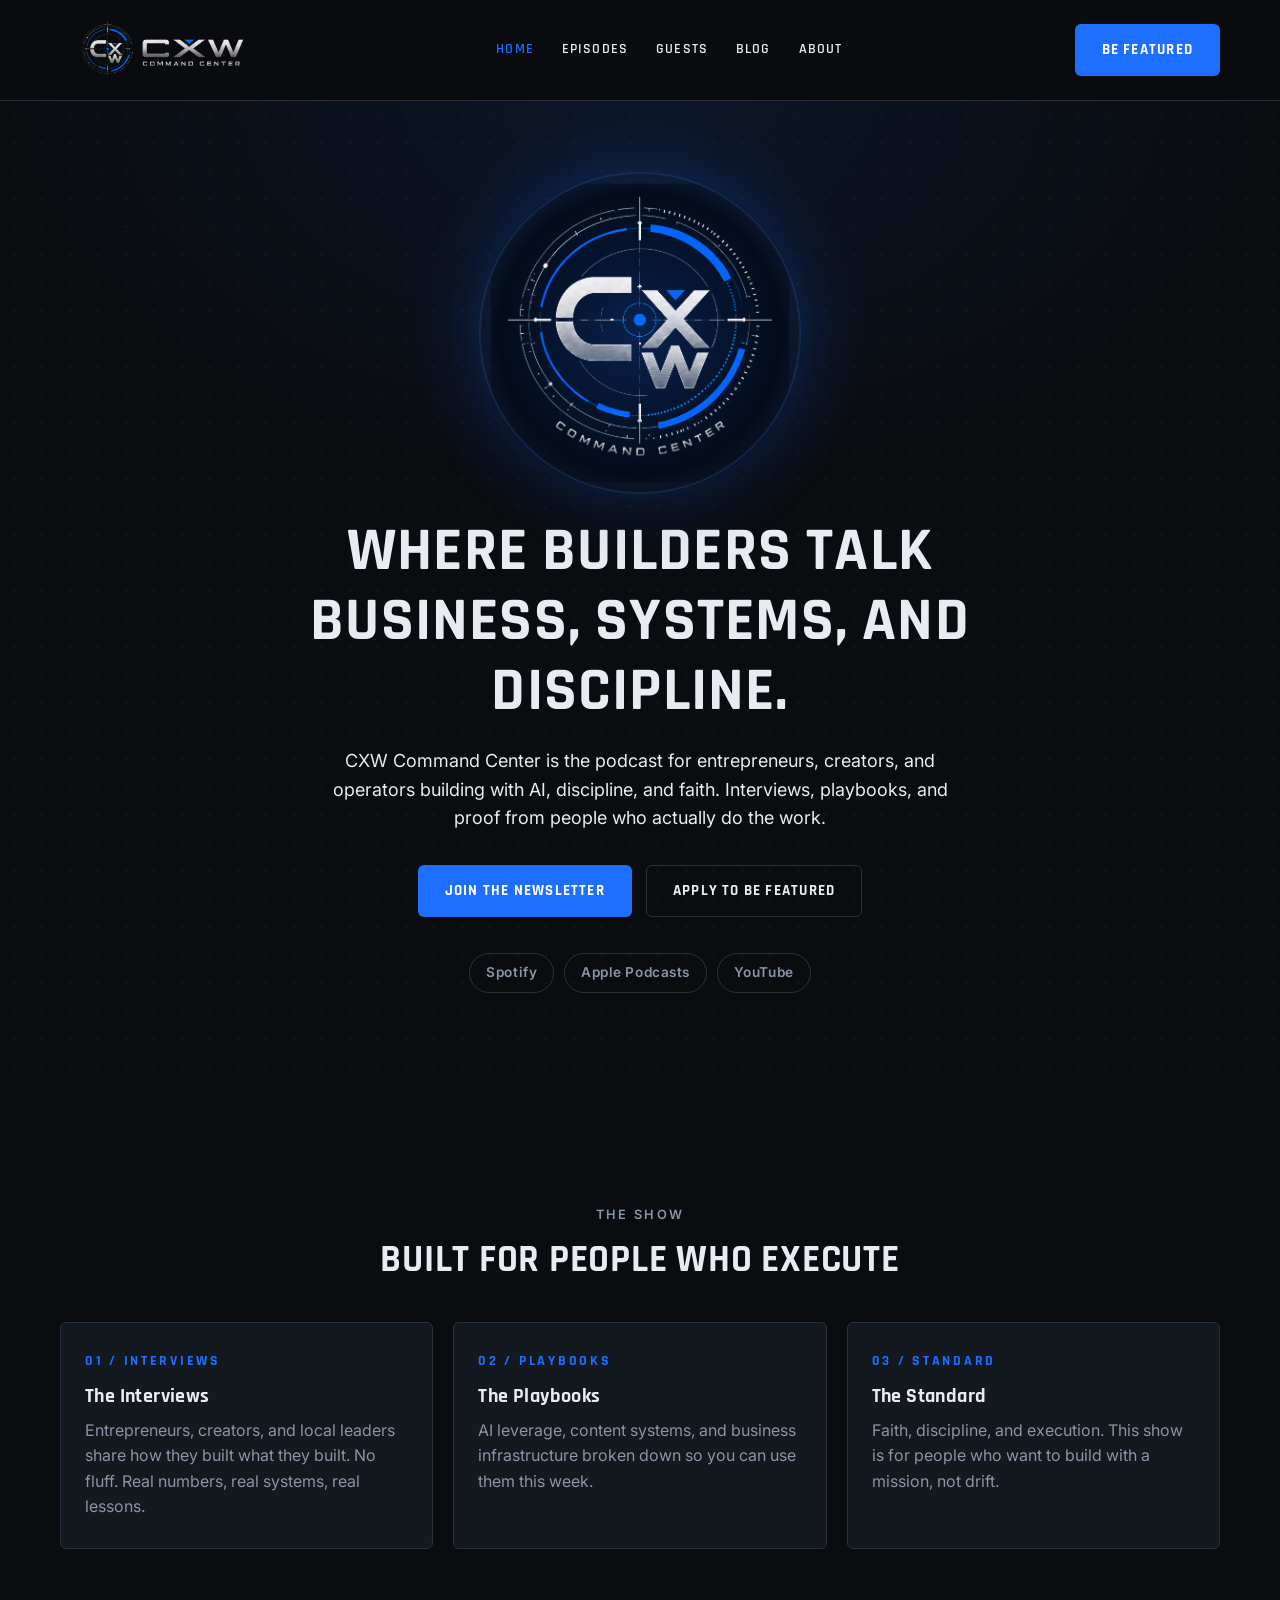
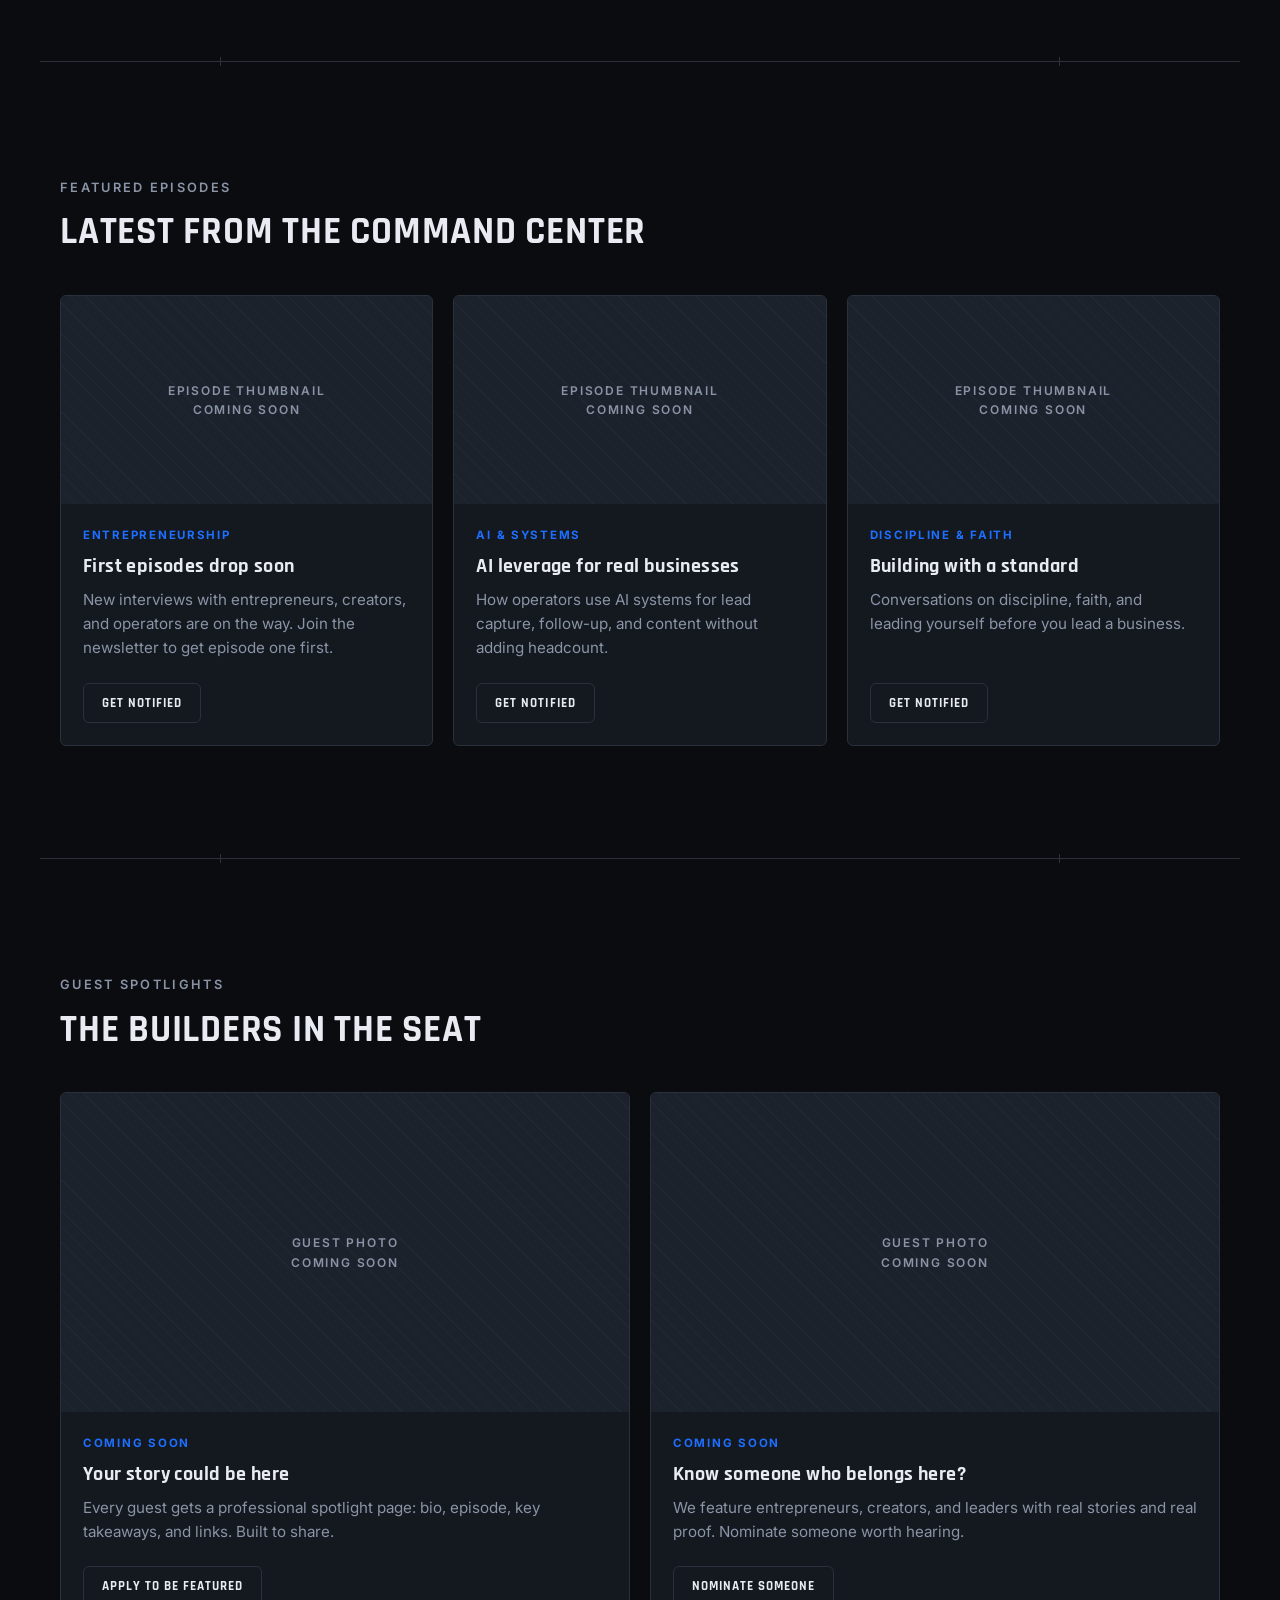
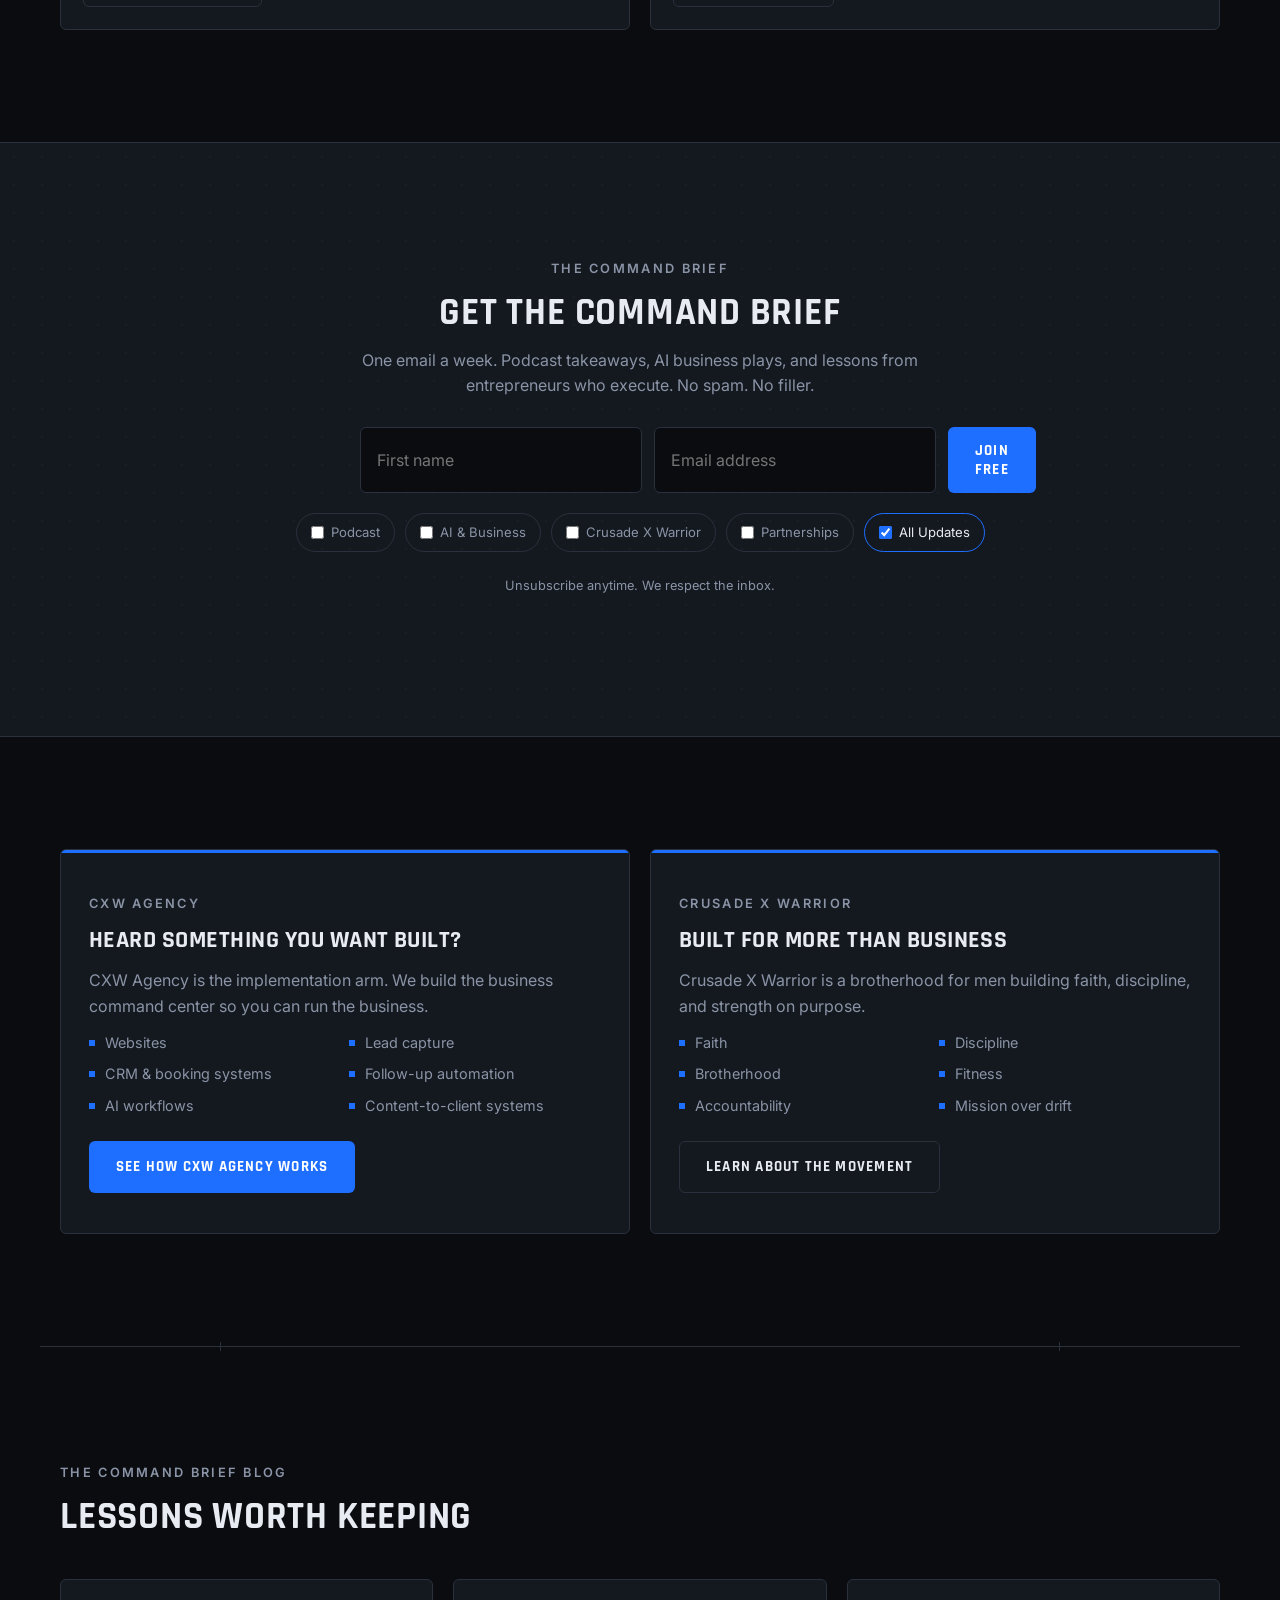
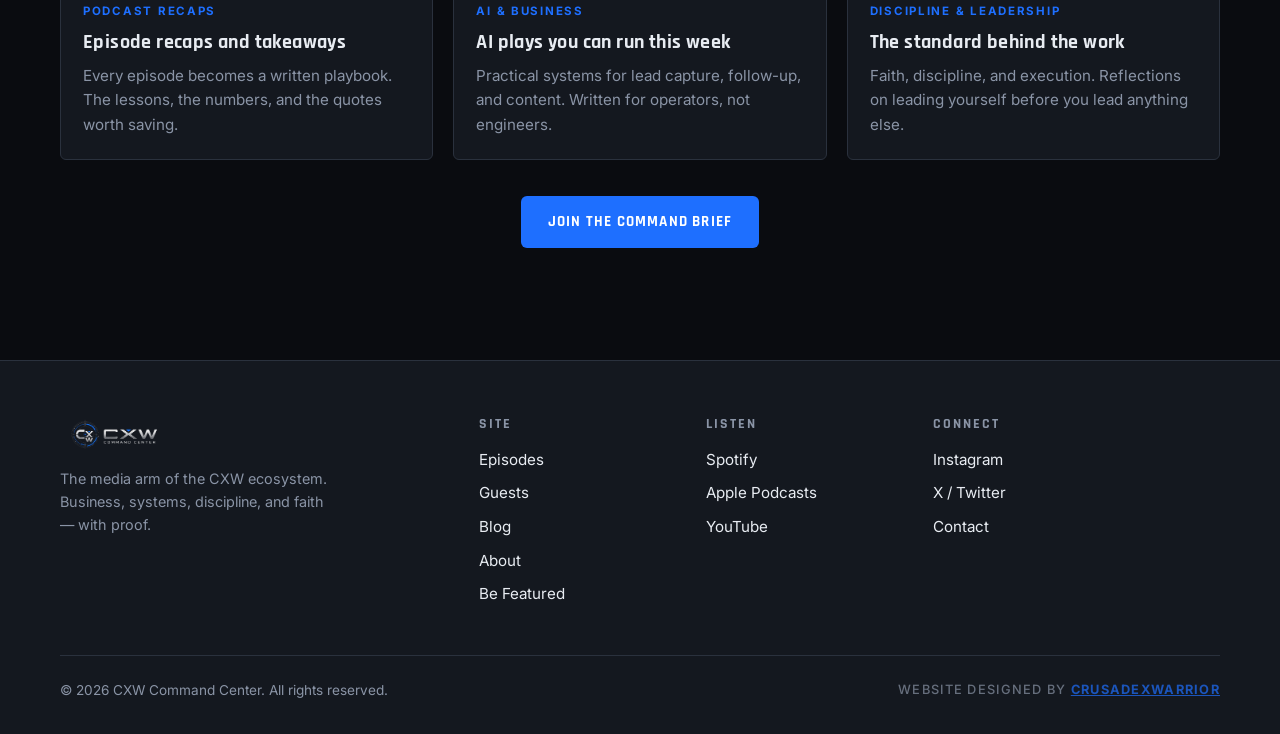
<file: index.html>
<!DOCTYPE html>
<html lang="en">
<head>
  <meta charset="UTF-8">
  <meta name="viewport" content="width=device-width, initial-scale=1.0">
  <title>CXW Command Center — The Podcast for Entrepreneurs Who Execute</title>
  <meta name="description" content="Interviews and playbooks on entrepreneurship, AI systems, discipline, and faith-driven leadership. Join the Command Brief newsletter.">
  <meta property="og:title" content="CXW Command Center — The Podcast for Entrepreneurs Who Execute">
  <meta property="og:description" content="Interviews and playbooks on entrepreneurship, AI systems, discipline, and faith-driven leadership.">
  <meta property="og:type" content="website">
  <meta property="og:image" content="assets/logo.png">
  <link rel="icon" type="image/png" href="assets/logo-mark.png">
  <link rel="preconnect" href="https://fonts.googleapis.com">
  <link rel="preconnect" href="https://fonts.gstatic.com" crossorigin>
  <link href="https://fonts.googleapis.com/css2?family=Rajdhani:wght@600;700&family=Inter:wght@400;600;700&display=swap" rel="stylesheet">
  <link rel="stylesheet" href="css/variables.css">
  <link rel="stylesheet" href="css/base.css">
  <link rel="stylesheet" href="css/layout.css">
  <link rel="stylesheet" href="css/components.css">
</head>
<body>

  <!-- HEADER -->
  <header class="header">
    <div class="container header__inner">
      <a href="#" class="header__logo" aria-label="CXW Command Center home">
        <img src="assets/logo.png" alt="CXW Command Center logo">
      </a>
      <nav class="nav" aria-label="Main">
        <a href="index.html" aria-current="page">Home</a>
        <a href="episodes.html">Episodes</a>
        <a href="guest-spotlight.html">Guests</a>
        <a href="blog.html">Blog</a>
        <a href="about.html">About</a>
      </nav>
      <div style="display:flex; gap:10px; align-items:center;">
        <a href="be-featured.html" class="btn btn--primary header__cta">Be Featured</a>
        <button class="nav-toggle" aria-label="Menu" aria-expanded="false" aria-controls="mobileNav">
          <span></span><span></span><span></span>
        </button>
      </div>
    </div>
    <nav class="mobile-nav" id="mobileNav" aria-label="Mobile">
      <a href="index.html" aria-current="page">Home</a>
      <a href="episodes.html">Episodes</a>
      <a href="guest-spotlight.html">Guests</a>
      <a href="blog.html">Blog</a>
      <a href="about.html">About</a>
      <a href="be-featured.html">Be Featured</a>
      <a href="#newsletter">Join the Newsletter</a>
    </nav>
  </header>

  <main>

    <!-- 1. HERO -->
    <section class="hero">
      <div class="container">
        <div class="hero__mark">
          <img src="assets/logo-mark.png" alt="CXW Command Center emblem">
        </div>
        <h1>Where Builders Talk Business, Systems, and Discipline.</h1>
        <p class="lead">CXW Command Center is the podcast for entrepreneurs, creators, and operators building with AI, discipline, and faith. Interviews, playbooks, and proof from people who actually do the work.</p>
        <div class="hero__ctas">
          <a href="#newsletter" class="btn btn--primary">Join the Newsletter</a>
          <a href="be-featured.html" class="btn btn--secondary">Apply to Be Featured</a>
        </div>
        <div class="hero__platforms">
          <!-- TODO: replace # with real platform URLs -->
          <a class="badge" href="#" target="_blank" rel="noopener noreferrer">Spotify</a>
          <a class="badge" href="#" target="_blank" rel="noopener noreferrer">Apple Podcasts</a>
          <a class="badge" href="#" target="_blank" rel="noopener noreferrer">YouTube</a>
        </div>
      </div>
    </section>

    <!-- 2. WHAT THIS IS -->
    <section class="section" id="about">
      <div class="container">
        <div class="section__head section__head--center reveal">
          <span class="eyebrow">The Show</span>
          <h2>Built for People Who Execute</h2>
        </div>
        <div class="grid-3">
          <div class="value reveal">
            <span class="value__num">01 / INTERVIEWS</span>
            <h3>The Interviews</h3>
            <p>Entrepreneurs, creators, and local leaders share how they built what they built. No fluff. Real numbers, real systems, real lessons.</p>
          </div>
          <div class="value reveal">
            <span class="value__num">02 / PLAYBOOKS</span>
            <h3>The Playbooks</h3>
            <p>AI leverage, content systems, and business infrastructure broken down so you can use them this week.</p>
          </div>
          <div class="value reveal">
            <span class="value__num">03 / STANDARD</span>
            <h3>The Standard</h3>
            <p>Faith, discipline, and execution. This show is for people who want to build with a mission, not drift.</p>
          </div>
        </div>
      </div>
    </section>

    <div class="divider"></div>

    <!-- 3. FEATURED EPISODES -->
    <section class="section" id="episodes">
      <div class="container">
        <div class="section__head reveal">
          <span class="eyebrow">Featured Episodes</span>
          <h2>Latest From the Command Center</h2>
        </div>
        <div class="grid-3">
          <!-- TODO: replace with real episodes -->
          <article class="card reveal">
            <div class="card__media"><div class="placeholder-media">Episode thumbnail<br>coming soon</div></div>
            <div class="card__body">
              <span class="card__tag">Entrepreneurship</span>
              <h3>First episodes drop soon</h3>
              <p>New interviews with entrepreneurs, creators, and operators are on the way. Join the newsletter to get episode one first.</p>
              <div class="card__actions">
                <a href="#newsletter" class="btn btn--secondary">Get Notified</a>
              </div>
            </div>
          </article>
          <article class="card reveal">
            <div class="card__media"><div class="placeholder-media">Episode thumbnail<br>coming soon</div></div>
            <div class="card__body">
              <span class="card__tag">AI &amp; Systems</span>
              <h3>AI leverage for real businesses</h3>
              <p>How operators use AI systems for lead capture, follow-up, and content without adding headcount.</p>
              <div class="card__actions">
                <a href="#newsletter" class="btn btn--secondary">Get Notified</a>
              </div>
            </div>
          </article>
          <article class="card reveal">
            <div class="card__media"><div class="placeholder-media">Episode thumbnail<br>coming soon</div></div>
            <div class="card__body">
              <span class="card__tag">Discipline &amp; Faith</span>
              <h3>Building with a standard</h3>
              <p>Conversations on discipline, faith, and leading yourself before you lead a business.</p>
              <div class="card__actions">
                <a href="#newsletter" class="btn btn--secondary">Get Notified</a>
              </div>
            </div>
          </article>
        </div>
      </div>
    </section>

    <div class="divider"></div>

    <!-- 4. GUEST SPOTLIGHTS -->
    <section class="section" id="guests">
      <div class="container">
        <div class="section__head reveal">
          <span class="eyebrow">Guest Spotlights</span>
          <h2>The Builders in the Seat</h2>
        </div>
        <div class="grid-2">
          <!-- TODO: replace with real guests -->
          <article class="card reveal">
            <div class="card__media"><div class="placeholder-media">Guest photo<br>coming soon</div></div>
            <div class="card__body">
              <span class="card__tag">Coming Soon</span>
              <h3>Your story could be here</h3>
              <p>Every guest gets a professional spotlight page: bio, episode, key takeaways, and links. Built to share.</p>
              <div class="card__actions">
                <a href="be-featured.html" class="btn btn--secondary">Apply to Be Featured</a>
              </div>
            </div>
          </article>
          <article class="card reveal">
            <div class="card__media"><div class="placeholder-media">Guest photo<br>coming soon</div></div>
            <div class="card__body">
              <span class="card__tag">Coming Soon</span>
              <h3>Know someone who belongs here?</h3>
              <p>We feature entrepreneurs, creators, and leaders with real stories and real proof. Nominate someone worth hearing.</p>
              <div class="card__actions">
                <a href="be-featured.html" class="btn btn--secondary">Nominate Someone</a>
              </div>
            </div>
          </article>
        </div>
      </div>
    </section>

    <!-- 5. NEWSLETTER -->
    <section class="newsletter section" id="newsletter">
      <div class="container">
        <span class="eyebrow">The Command Brief</span>
        <h2>Get the Command Brief</h2>
        <p>One email a week. Podcast takeaways, AI business plays, and lessons from entrepreneurs who execute. No spam. No filler.</p>
        <!-- GHL: set data-ghl-endpoint to your GoHighLevel form/webhook URL -->
        <form class="newsletter__form ghl-form" id="newsletterForm" data-ghl-endpoint="" data-msg="newsletterMsg" data-success="You are in. Welcome to the Command Brief." novalidate>
          <input type="text" name="first_name" placeholder="First name" required autocomplete="given-name">
          <input type="email" name="email" placeholder="Email address" required autocomplete="email">
          <button type="submit" class="btn btn--primary">Join Free</button>
        </form>
        <div class="newsletter__interests" aria-label="Interests">
          <label class="chip"><input type="checkbox" name="interest" value="podcast" form="newsletterForm"> Podcast</label>
          <label class="chip"><input type="checkbox" name="interest" value="ai-business" form="newsletterForm"> AI &amp; Business</label>
          <label class="chip"><input type="checkbox" name="interest" value="cxw" form="newsletterForm"> Crusade X Warrior</label>
          <label class="chip"><input type="checkbox" name="interest" value="partnerships" form="newsletterForm"> Partnerships</label>
          <label class="chip"><input type="checkbox" name="interest" value="all" form="newsletterForm" checked> All Updates</label>
        </div>
        <p class="form-note">Unsubscribe anytime. We respect the inbox.</p>
        <p class="form-msg" id="newsletterMsg" role="status"></p>
      </div>
    </section>

    <!-- 6 + 7. ECOSYSTEM -->
    <section class="section" id="featured">
      <div class="container">
        <div class="grid-2">
          <div class="eco-card reveal">
            <span class="eyebrow">CXW Agency</span>
            <h2>Heard Something You Want Built?</h2>
            <p>CXW Agency is the implementation arm. We build the business command center so you can run the business.</p>
            <ul>
              <li>Websites</li>
              <li>Lead capture</li>
              <li>CRM &amp; booking systems</li>
              <li>Follow-up automation</li>
              <li>AI workflows</li>
              <li>Content-to-client systems</li>
            </ul>
            <!-- TODO: point to agency site or inquiry form -->
            <a href="#newsletter" class="btn btn--primary">See How CXW Agency Works</a>
          </div>
          <div class="eco-card reveal">
            <span class="eyebrow">Crusade X Warrior</span>
            <h2>Built for More Than Business</h2>
            <p>Crusade X Warrior is a brotherhood for men building faith, discipline, and strength on purpose.</p>
            <ul>
              <li>Faith</li>
              <li>Discipline</li>
              <li>Brotherhood</li>
              <li>Fitness</li>
              <li>Accountability</li>
              <li>Mission over drift</li>
            </ul>
            <!-- TODO: point to movement page or interest form -->
            <a href="#newsletter" class="btn btn--secondary">Learn About the Movement</a>
          </div>
        </div>
      </div>
    </section>

    <div class="divider"></div>

    <!-- 8. FROM THE BLOG -->
    <section class="section" id="blog">
      <div class="container">
        <div class="section__head reveal">
          <span class="eyebrow">The Command Brief Blog</span>
          <h2>Lessons Worth Keeping</h2>
        </div>
        <div class="grid-3">
          <!-- TODO: replace with real posts -->
          <article class="card reveal">
            <div class="card__body">
              <span class="card__tag">Podcast Recaps</span>
              <h3>Episode recaps and takeaways</h3>
              <p>Every episode becomes a written playbook. The lessons, the numbers, and the quotes worth saving.</p>
            </div>
          </article>
          <article class="card reveal">
            <div class="card__body">
              <span class="card__tag">AI &amp; Business</span>
              <h3>AI plays you can run this week</h3>
              <p>Practical systems for lead capture, follow-up, and content. Written for operators, not engineers.</p>
            </div>
          </article>
          <article class="card reveal">
            <div class="card__body">
              <span class="card__tag">Discipline &amp; Leadership</span>
              <h3>The standard behind the work</h3>
              <p>Faith, discipline, and execution. Reflections on leading yourself before you lead anything else.</p>
            </div>
          </article>
        </div>
        <div class="section__actions section__actions--center">
          <a href="#newsletter" class="btn btn--primary">Join the Command Brief</a>
        </div>
      </div>
    </section>

  </main>

  <!-- FOOTER -->
  <footer class="footer">
    <div class="container">
      <div class="footer__grid">
        <div class="footer__logo">
          <img src="assets/logo.png" alt="CXW Command Center logo">
          <p style="font-size:0.9rem; max-width:280px;">The media arm of the CXW ecosystem. Business, systems, discipline, and faith — with proof.</p>
        </div>
        <div>
          <h4>Site</h4>
          <ul>
            <li><a href="#episodes">Episodes</a></li>
            <li><a href="#guests">Guests</a></li>
            <li><a href="#blog">Blog</a></li>
            <li><a href="#about">About</a></li>
            <li><a href="#featured">Be Featured</a></li>
          </ul>
        </div>
        <div>
          <h4>Listen</h4>
          <ul>
            <!-- TODO: real platform URLs -->
            <li><a href="#" target="_blank" rel="noopener noreferrer">Spotify</a></li>
            <li><a href="#" target="_blank" rel="noopener noreferrer">Apple Podcasts</a></li>
            <li><a href="#" target="_blank" rel="noopener noreferrer">YouTube</a></li>
          </ul>
        </div>
        <div>
          <h4>Connect</h4>
          <ul>
            <!-- TODO: real social + contact links -->
            <li><a href="#" target="_blank" rel="noopener noreferrer">Instagram</a></li>
            <li><a href="#" target="_blank" rel="noopener noreferrer">X / Twitter</a></li>
            <li><a href="mailto:crusadexwarrior@gmail.com">Contact</a></li>
          </ul>
        </div>
      </div>
      <div class="footer__bottom">
        <span>&copy; 2026 CXW Command Center. All rights reserved.</span>
        <p class="footer__credit">
          Website designed by <a href="https://crusadexwarrior.com" target="_blank" rel="noopener noreferrer" class="footer__credit-link">CrusadeXWarrior</a>
        </p>
      </div>
    </div>
  </footer>

  <script src="js/main.js"></script>
</body>
</html>
</file>
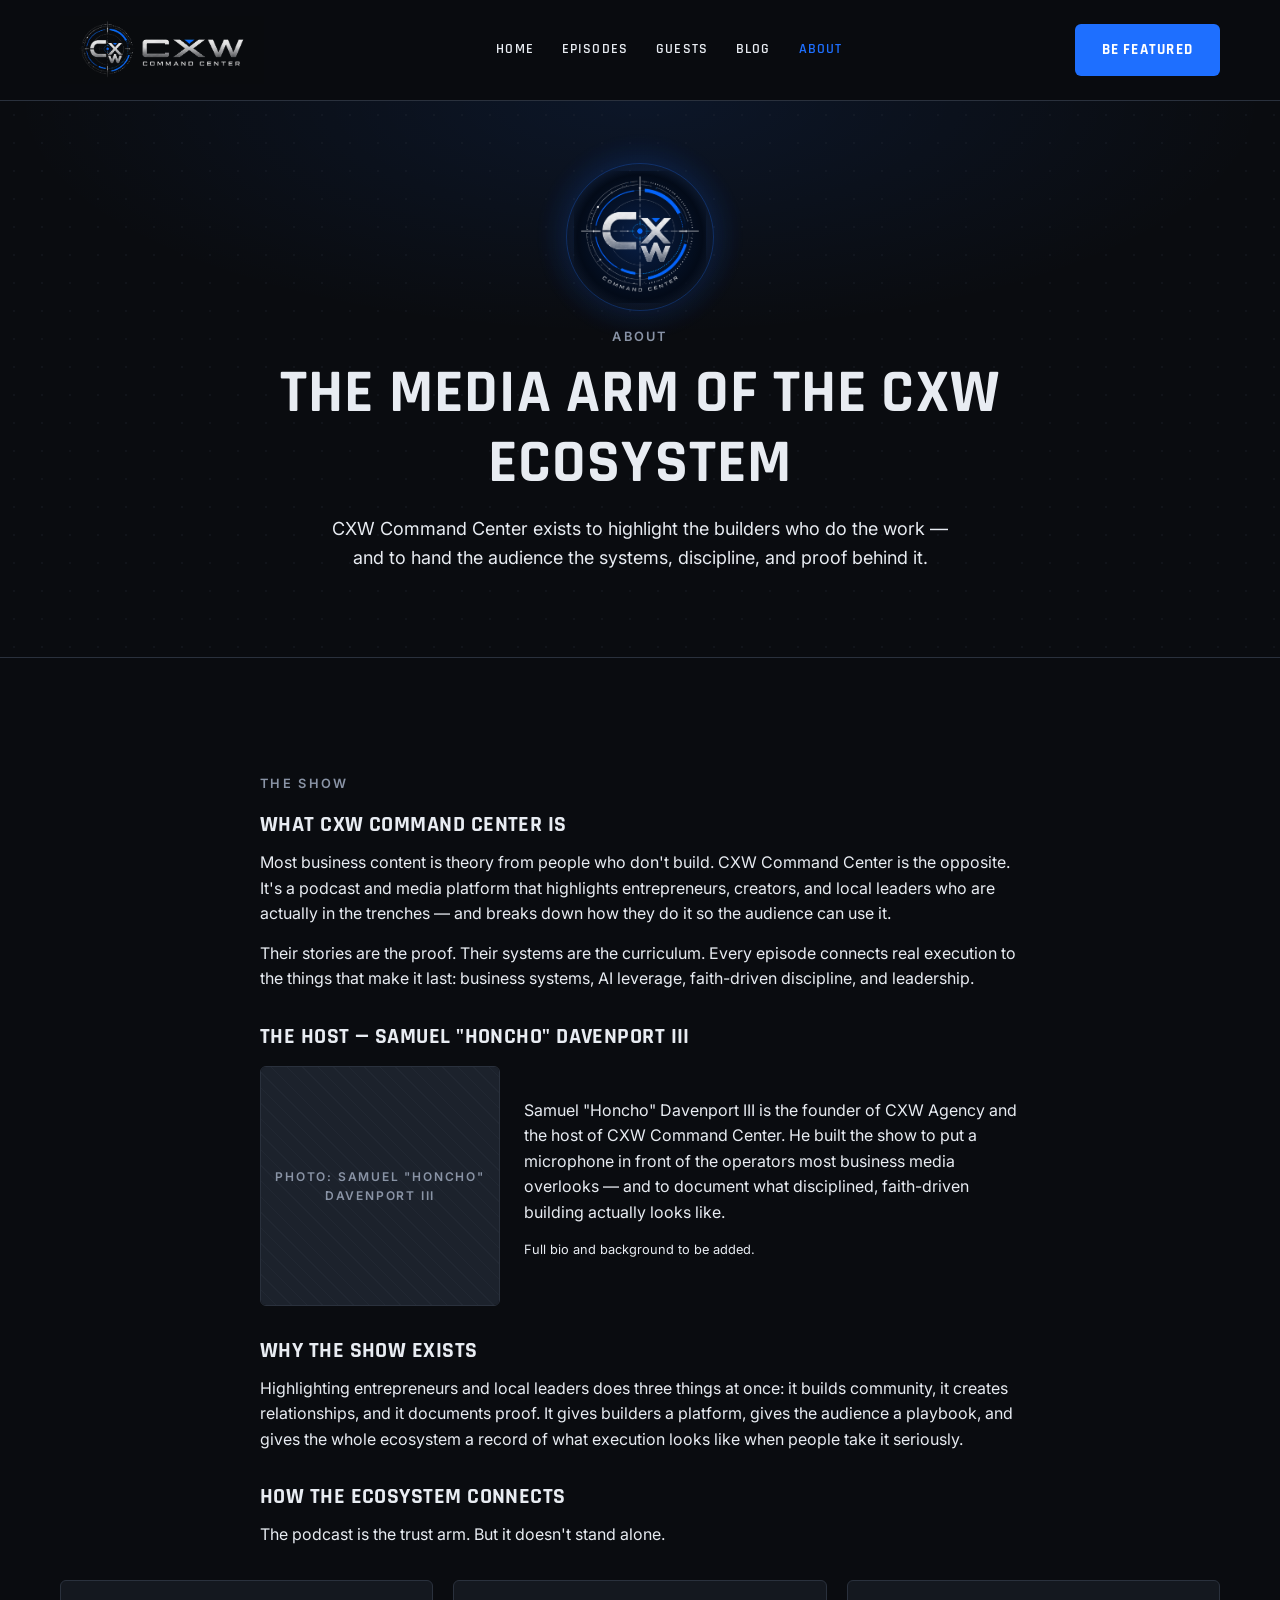
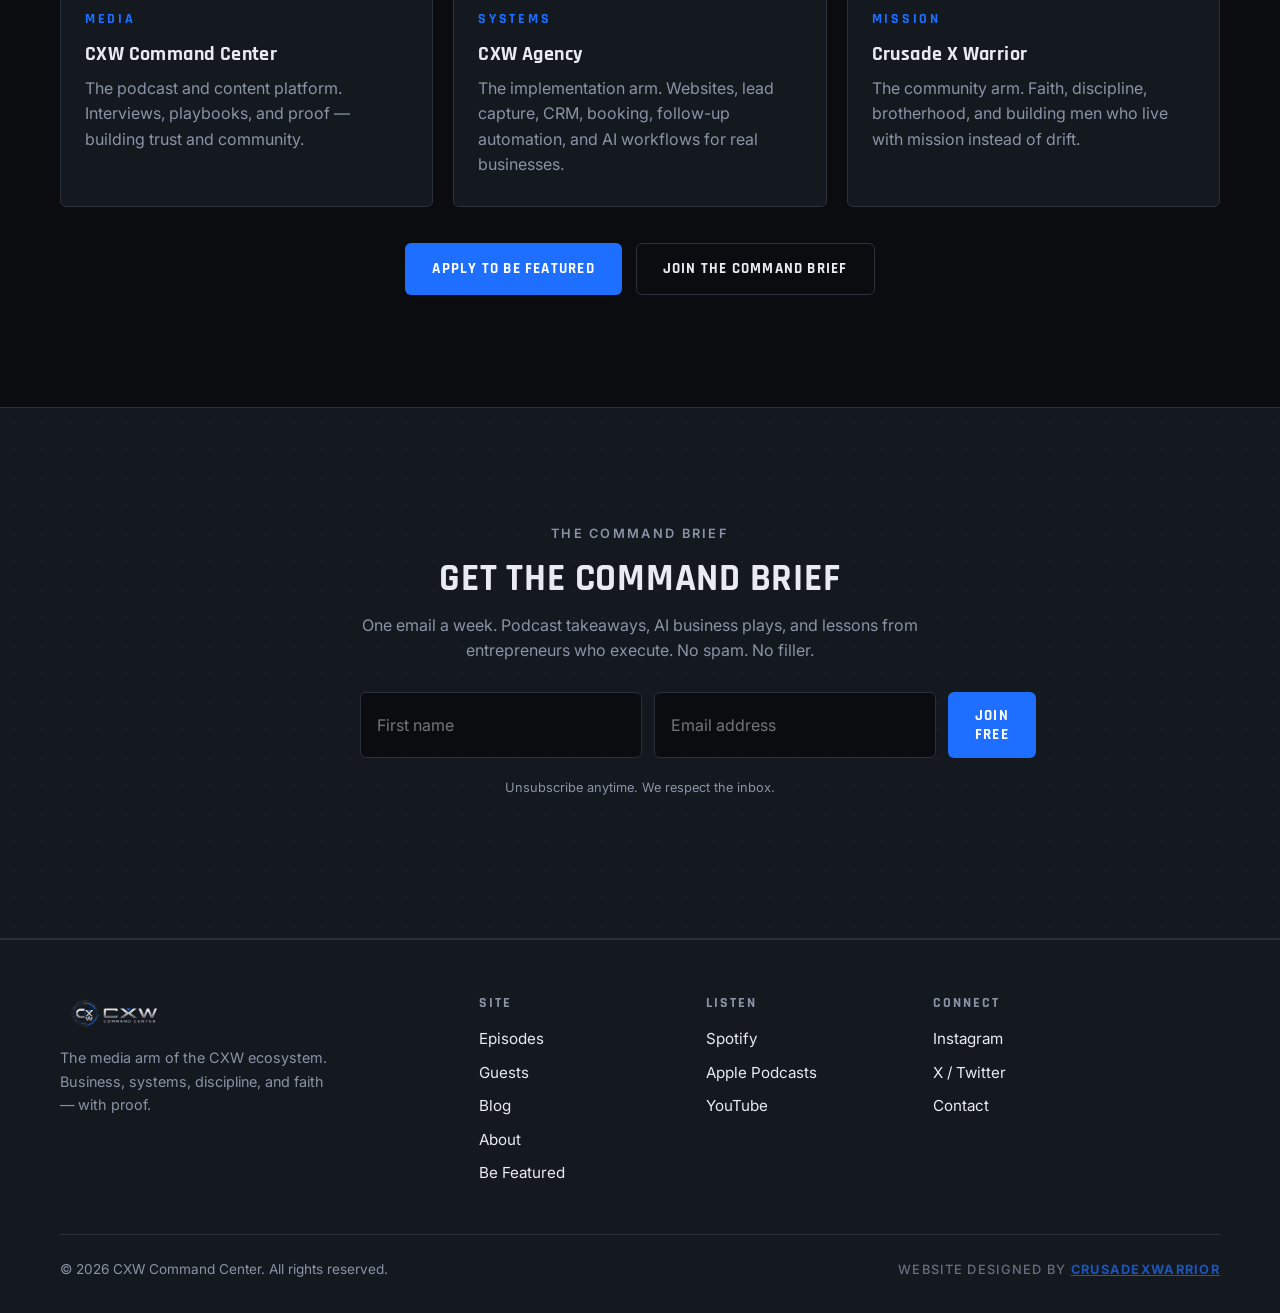
<file: about.html>
<!DOCTYPE html>
<html lang="en">
<head>
  <meta charset="UTF-8">
  <meta name="viewport" content="width=device-width, initial-scale=1.0">
  <title>About CXW Command Center &amp; Samuel "Honcho" Davenport III</title>
  <meta name="description" content="The mission behind CXW Command Center: highlighting entrepreneurs, building systems, and leading with discipline and faith. The media arm of CXW Agency.">
  <meta property="og:title" content="About CXW Command Center">
  <meta property="og:description" content="The media arm of the CXW ecosystem, hosted by Samuel &quot;Honcho&quot; Davenport III.">
  <meta property="og:type" content="website">
  <meta property="og:image" content="assets/logo.png">
  <link rel="icon" type="image/png" href="assets/logo-mark.png">
  <link rel="preconnect" href="https://fonts.googleapis.com">
  <link rel="preconnect" href="https://fonts.gstatic.com" crossorigin>
  <link href="https://fonts.googleapis.com/css2?family=Rajdhani:wght@600;700&family=Inter:wght@400;600;700&display=swap" rel="stylesheet">
  <link rel="stylesheet" href="css/variables.css">
  <link rel="stylesheet" href="css/base.css">
  <link rel="stylesheet" href="css/layout.css">
  <link rel="stylesheet" href="css/components.css">
</head>
<body>

  <header class="header">
    <div class="container header__inner">
      <a href="index.html" class="header__logo" aria-label="CXW Command Center home">
        <img src="assets/logo.png" alt="CXW Command Center logo">
      </a>
      <nav class="nav" aria-label="Main">
        <a href="index.html">Home</a>
        <a href="episodes.html">Episodes</a>
        <a href="guest-spotlight.html">Guests</a>
        <a href="blog.html">Blog</a>
        <a href="about.html" aria-current="page">About</a>
      </nav>
      <div style="display:flex; gap:10px; align-items:center;">
        <a href="be-featured.html" class="btn btn--primary header__cta">Be Featured</a>
        <button class="nav-toggle" aria-label="Menu" aria-expanded="false" aria-controls="mobileNav">
          <span></span><span></span><span></span>
        </button>
      </div>
    </div>
    <nav class="mobile-nav" id="mobileNav" aria-label="Mobile">
      <a href="index.html">Home</a>
      <a href="episodes.html">Episodes</a>
      <a href="guest-spotlight.html">Guests</a>
      <a href="blog.html">Blog</a>
      <a href="about.html" aria-current="page">About</a>
      <a href="be-featured.html">Be Featured</a>
    </nav>
  </header>

  <main>

    <!-- HERO -->
    <section class="page-hero">
      <div class="container">
        <div class="page-hero__mark"><img src="assets/logo-mark.png" alt="CXW Command Center emblem"></div>
        <span class="eyebrow">About</span>
        <h1>The Media Arm of the CXW Ecosystem</h1>
        <p class="lead">CXW Command Center exists to highlight the builders who do the work — and to hand the audience the systems, discipline, and proof behind it.</p>
      </div>
    </section>

    <!-- THE SHOW -->
    <section class="section">
      <div class="container">
        <div class="spotlight__body reveal" style="margin:0 auto;">
          <span class="eyebrow">The Show</span>
          <h2 style="margin-top:6px;">What CXW Command Center Is</h2>
          <p>Most business content is theory from people who don't build. CXW Command Center is the opposite. It's a podcast and media platform that highlights entrepreneurs, creators, and local leaders who are actually in the trenches — and breaks down how they do it so the audience can use it.</p>
          <p>Their stories are the proof. Their systems are the curriculum. Every episode connects real execution to the things that make it last: business systems, AI leverage, faith-driven discipline, and leadership.</p>

          <h2>The Host — Samuel "Honcho" Davenport III</h2>
          <!-- TODO: replace with Samuel's real bio, credentials, and photo. -->
          <div class="spotlight__header" style="margin:16px 0 8px;">
            <div class="spotlight__photo"><div class="placeholder-media">PHOTO: Samuel "Honcho" Davenport III</div></div>
            <div class="spotlight__meta">
              <p>Samuel "Honcho" Davenport III is the founder of CXW Agency and the host of CXW Command Center. He built the show to put a microphone in front of the operators most business media overlooks — and to document what disciplined, faith-driven building actually looks like.</p>
              <p class="form-note">Full bio and background to be added.</p>
            </div>
          </div>

          <h2>Why the Show Exists</h2>
          <p>Highlighting entrepreneurs and local leaders does three things at once: it builds community, it creates relationships, and it documents proof. It gives builders a platform, gives the audience a playbook, and gives the whole ecosystem a record of what execution looks like when people take it seriously.</p>

          <h2>How the Ecosystem Connects</h2>
          <p>The podcast is the trust arm. But it doesn't stand alone.</p>
        </div>

        <!-- ECOSYSTEM CARDS -->
        <div class="grid-3 reveal" style="margin-top:32px;">
          <div class="value">
            <span class="value__num">MEDIA</span>
            <h3>CXW Command Center</h3>
            <p>The podcast and content platform. Interviews, playbooks, and proof — building trust and community.</p>
          </div>
          <div class="value">
            <span class="value__num">SYSTEMS</span>
            <h3>CXW Agency</h3>
            <p>The implementation arm. Websites, lead capture, CRM, booking, follow-up automation, and AI workflows for real businesses.</p>
          </div>
          <div class="value">
            <span class="value__num">MISSION</span>
            <h3>Crusade X Warrior</h3>
            <p>The community arm. Faith, discipline, brotherhood, and building men who live with mission instead of drift.</p>
          </div>
        </div>

        <div class="section__actions section__actions--center">
          <a href="be-featured.html" class="btn btn--primary">Apply to Be Featured</a>
          <a href="#newsletter" class="btn btn--secondary">Join the Command Brief</a>
        </div>
      </div>
    </section>

    <!-- NEWSLETTER -->
    <section class="newsletter section" id="newsletter">
      <div class="container">
        <span class="eyebrow">The Command Brief</span>
        <h2>Get the Command Brief</h2>
        <p>One email a week. Podcast takeaways, AI business plays, and lessons from entrepreneurs who execute. No spam. No filler.</p>
        <form class="newsletter__form ghl-form" id="newsletterForm" data-ghl-endpoint="" data-msg="newsletterMsg" data-success="You are in. Welcome to the Command Brief." novalidate>
          <input type="text" name="first_name" placeholder="First name" required autocomplete="given-name">
          <input type="email" name="email" placeholder="Email address" required autocomplete="email">
          <button type="submit" class="btn btn--primary">Join Free</button>
        </form>
        <p class="form-note">Unsubscribe anytime. We respect the inbox.</p>
        <p class="form-msg" id="newsletterMsg" role="status"></p>
      </div>
    </section>

  </main>

  <footer class="footer">
    <div class="container">
      <div class="footer__grid">
        <div class="footer__logo">
          <img src="assets/logo.png" alt="CXW Command Center logo">
          <p style="font-size:0.9rem; max-width:280px;">The media arm of the CXW ecosystem. Business, systems, discipline, and faith — with proof.</p>
        </div>
        <div>
          <h4>Site</h4>
          <ul>
            <li><a href="episodes.html">Episodes</a></li>
            <li><a href="guest-spotlight.html">Guests</a></li>
            <li><a href="blog.html">Blog</a></li>
            <li><a href="about.html">About</a></li>
            <li><a href="be-featured.html">Be Featured</a></li>
          </ul>
        </div>
        <div>
          <h4>Listen</h4>
          <ul>
            <!-- TODO: real platform URLs -->
            <li><a href="#" target="_blank" rel="noopener noreferrer">Spotify</a></li>
            <li><a href="#" target="_blank" rel="noopener noreferrer">Apple Podcasts</a></li>
            <li><a href="#" target="_blank" rel="noopener noreferrer">YouTube</a></li>
          </ul>
        </div>
        <div>
          <h4>Connect</h4>
          <ul>
            <!-- TODO: real social + contact links -->
            <li><a href="#" target="_blank" rel="noopener noreferrer">Instagram</a></li>
            <li><a href="#" target="_blank" rel="noopener noreferrer">X / Twitter</a></li>
            <li><a href="mailto:crusadexwarrior@gmail.com">Contact</a></li>
          </ul>
        </div>
      </div>
      <div class="footer__bottom">
        <span>&copy; 2026 CXW Command Center. All rights reserved.</span>
        <p class="footer__credit">
          Website designed by <a href="https://crusadexwarrior.com" target="_blank" rel="noopener noreferrer" class="footer__credit-link">CrusadeXWarrior</a>
        </p>
      </div>
    </div>
  </footer>

  <script src="js/main.js"></script>
</body>
</html>
</file>
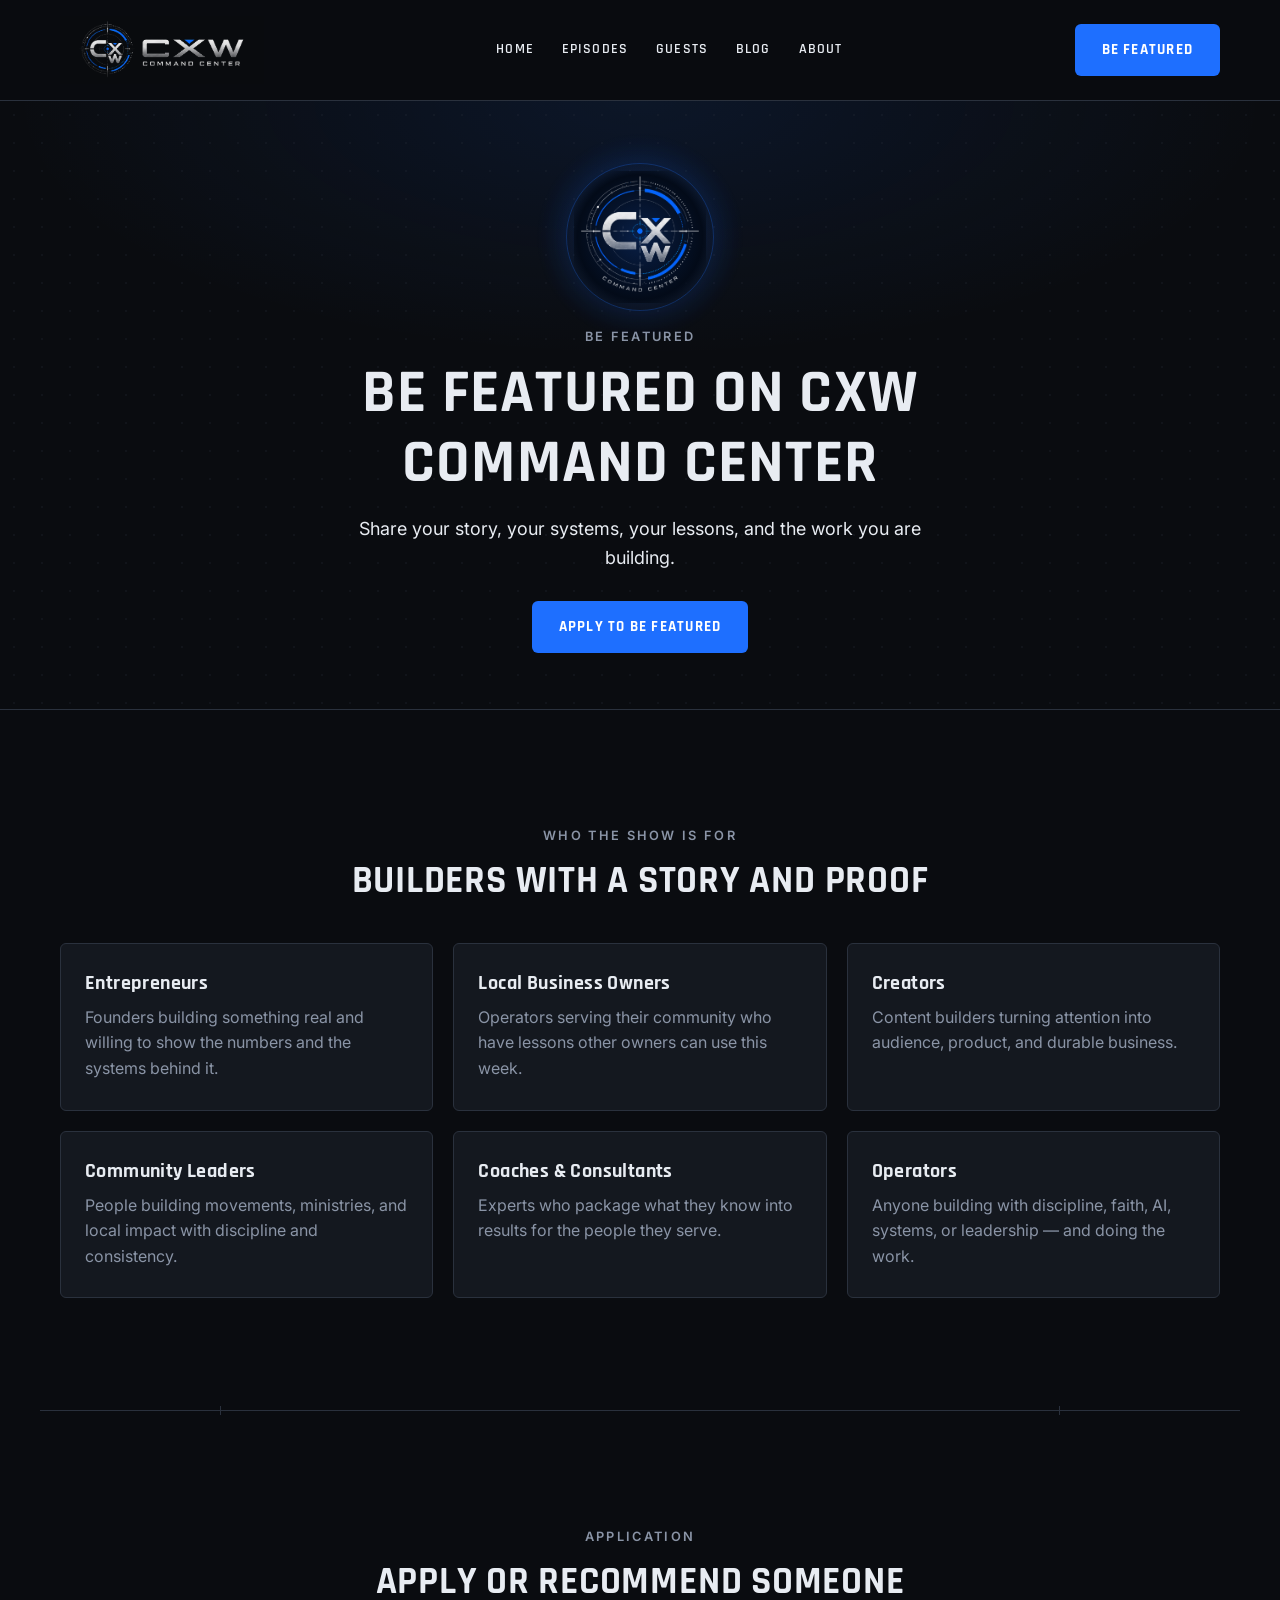
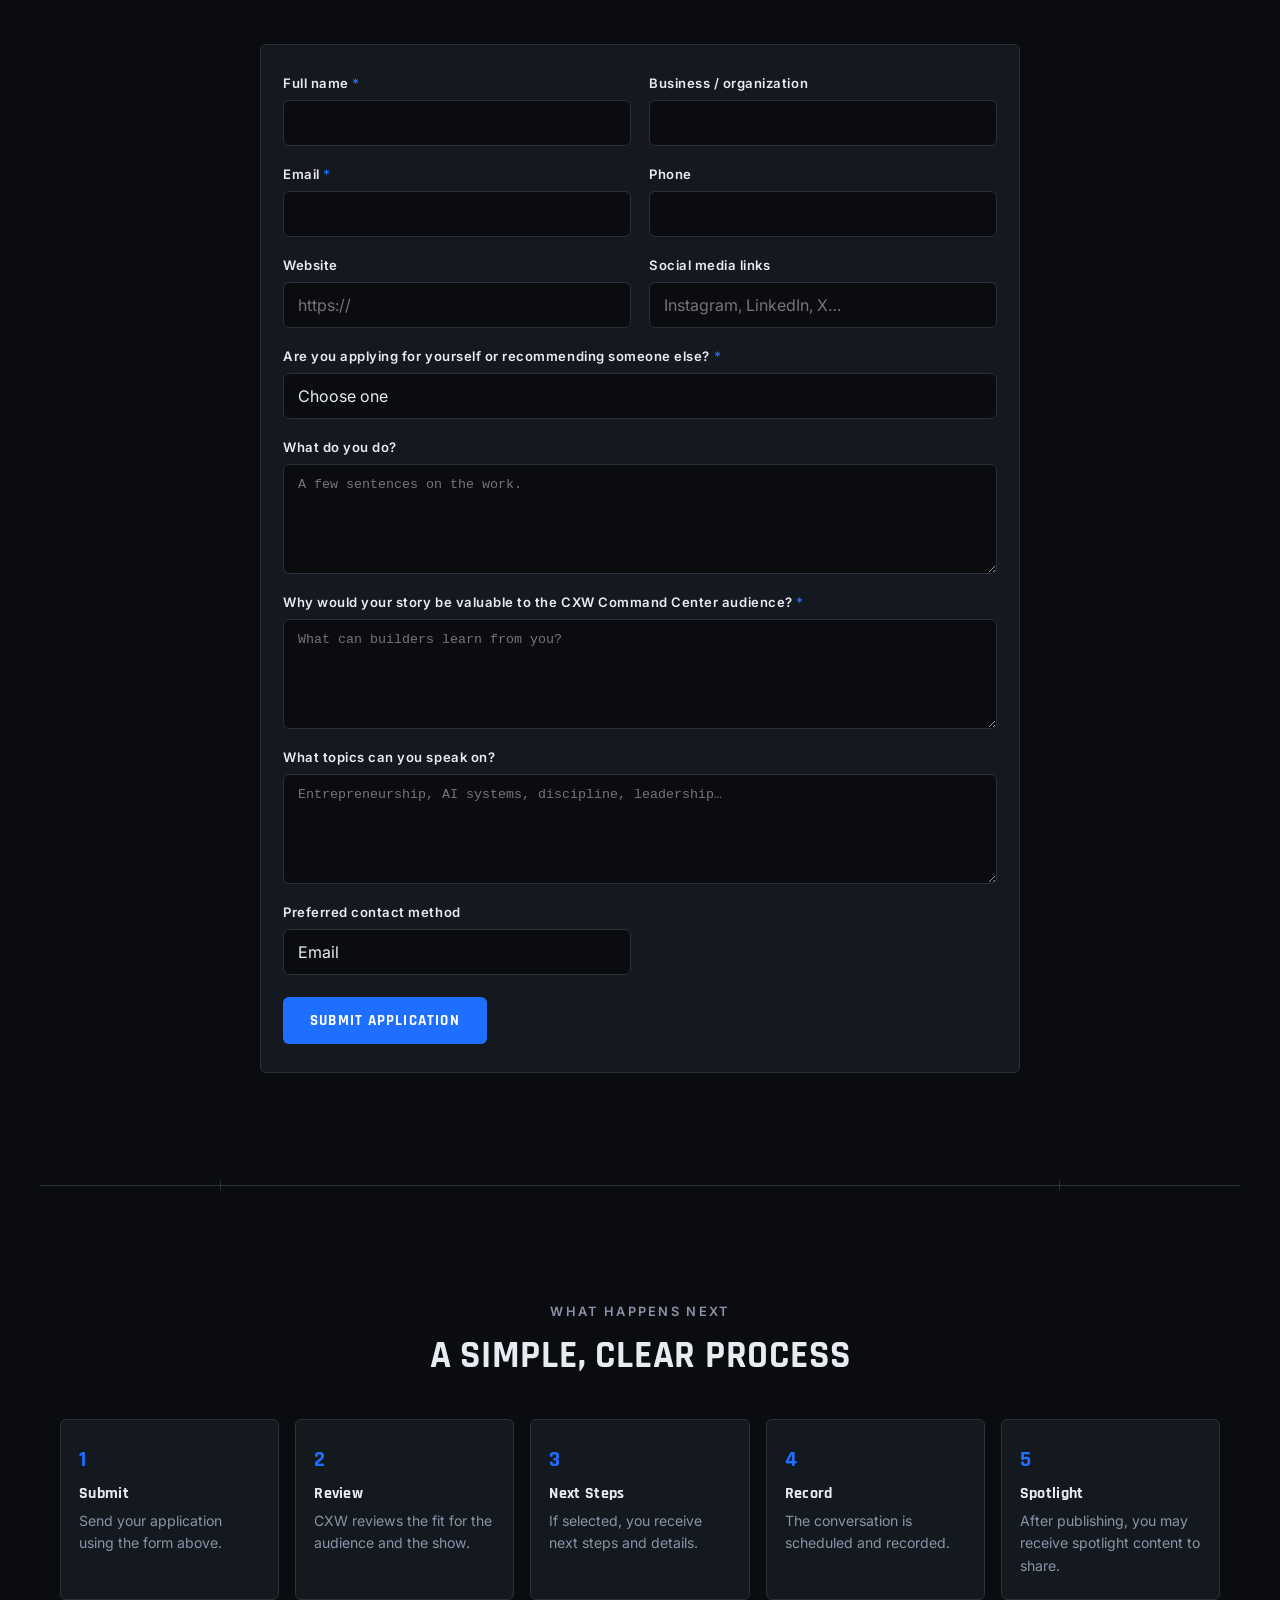
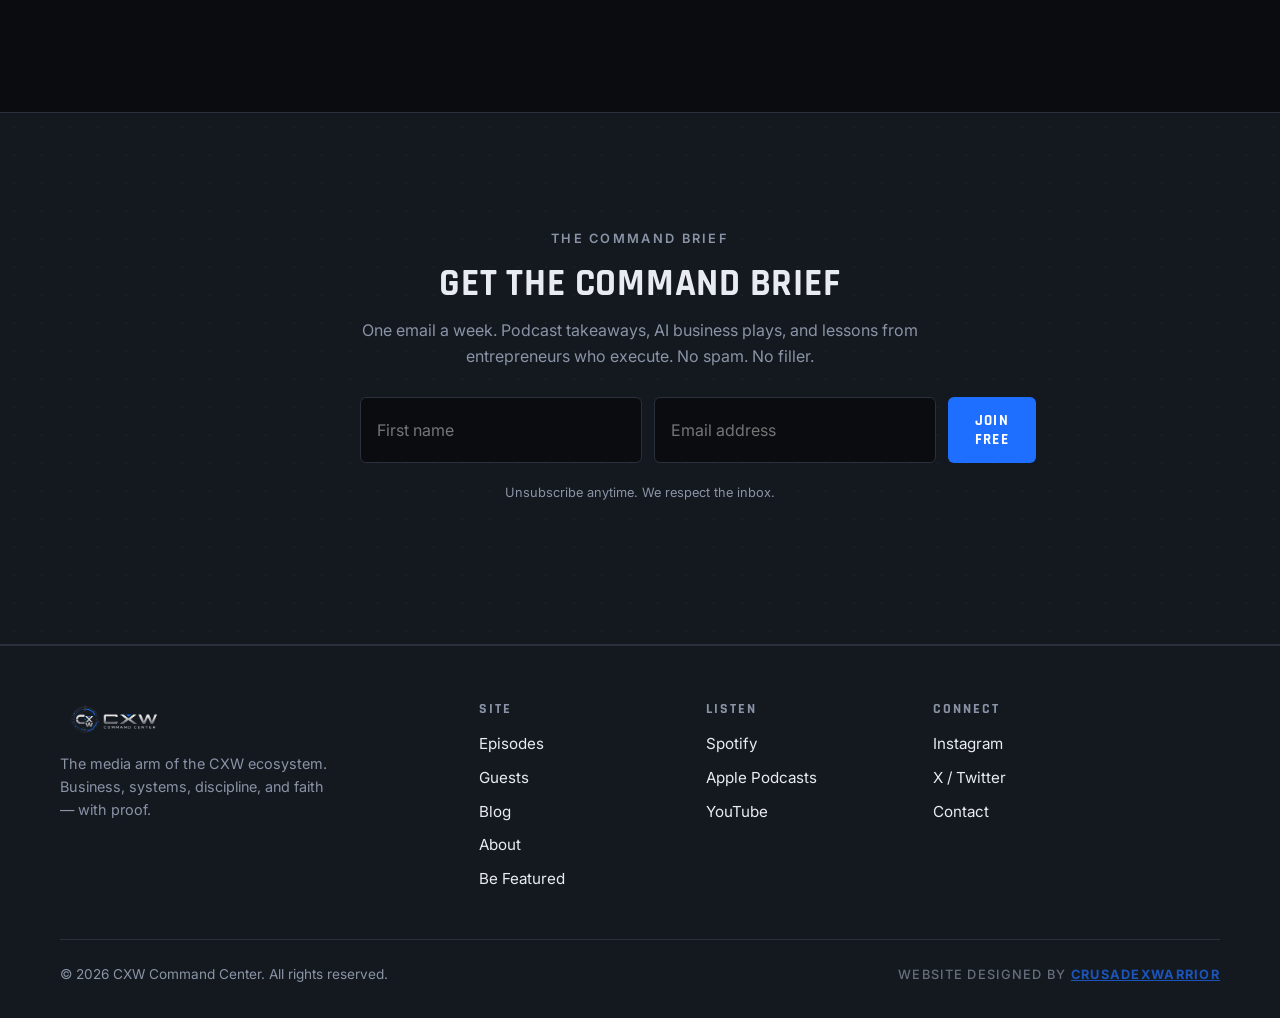
<file: be-featured.html>
<!DOCTYPE html>
<html lang="en">
<head>
  <meta charset="UTF-8">
  <meta name="viewport" content="width=device-width, initial-scale=1.0">
  <title>Be a Guest or Partner — CXW Command Center</title>
  <meta name="description" content="Apply to be featured on CXW Command Center or recommend someone. For entrepreneurs, creators, leaders, and operators building with proof.">
  <meta property="og:title" content="Be Featured on CXW Command Center">
  <meta property="og:description" content="Share your story, your systems, your lessons, and the work you are building.">
  <meta property="og:type" content="website">
  <meta property="og:image" content="assets/logo.png">
  <link rel="icon" type="image/png" href="assets/logo-mark.png">
  <link rel="preconnect" href="https://fonts.googleapis.com">
  <link rel="preconnect" href="https://fonts.gstatic.com" crossorigin>
  <link href="https://fonts.googleapis.com/css2?family=Rajdhani:wght@600;700&family=Inter:wght@400;600;700&display=swap" rel="stylesheet">
  <link rel="stylesheet" href="css/variables.css">
  <link rel="stylesheet" href="css/base.css">
  <link rel="stylesheet" href="css/layout.css">
  <link rel="stylesheet" href="css/components.css">
</head>
<body>

  <header class="header">
    <div class="container header__inner">
      <a href="index.html" class="header__logo" aria-label="CXW Command Center home">
        <img src="assets/logo.png" alt="CXW Command Center logo">
      </a>
      <nav class="nav" aria-label="Main">
        <a href="index.html">Home</a>
        <a href="episodes.html">Episodes</a>
        <a href="guest-spotlight.html">Guests</a>
        <a href="blog.html">Blog</a>
        <a href="about.html">About</a>
      </nav>
      <div style="display:flex; gap:10px; align-items:center;">
        <a href="be-featured.html" class="btn btn--primary header__cta" aria-current="page">Be Featured</a>
        <button class="nav-toggle" aria-label="Menu" aria-expanded="false" aria-controls="mobileNav">
          <span></span><span></span><span></span>
        </button>
      </div>
    </div>
    <nav class="mobile-nav" id="mobileNav" aria-label="Mobile">
      <a href="index.html">Home</a>
      <a href="episodes.html">Episodes</a>
      <a href="guest-spotlight.html">Guests</a>
      <a href="blog.html">Blog</a>
      <a href="about.html">About</a>
      <a href="be-featured.html" aria-current="page">Be Featured</a>
    </nav>
  </header>

  <main>

    <!-- HERO -->
    <section class="page-hero">
      <div class="container">
        <div class="page-hero__mark"><img src="assets/logo-mark.png" alt="CXW Command Center emblem"></div>
        <span class="eyebrow">Be Featured</span>
        <h1>Be Featured on CXW Command Center</h1>
        <p class="lead">Share your story, your systems, your lessons, and the work you are building.</p>
        <div class="page-hero__ctas">
          <a href="#apply" class="btn btn--primary">Apply to Be Featured</a>
        </div>
      </div>
    </section>

    <!-- WHO THE SHOW IS FOR -->
    <section class="section">
      <div class="container">
        <div class="section__head section__head--center reveal">
          <span class="eyebrow">Who the Show Is For</span>
          <h2>Builders With a Story and Proof</h2>
        </div>
        <div class="grid-auto">
          <div class="value reveal">
            <h3>Entrepreneurs</h3>
            <p>Founders building something real and willing to show the numbers and the systems behind it.</p>
          </div>
          <div class="value reveal">
            <h3>Local Business Owners</h3>
            <p>Operators serving their community who have lessons other owners can use this week.</p>
          </div>
          <div class="value reveal">
            <h3>Creators</h3>
            <p>Content builders turning attention into audience, product, and durable business.</p>
          </div>
          <div class="value reveal">
            <h3>Community Leaders</h3>
            <p>People building movements, ministries, and local impact with discipline and consistency.</p>
          </div>
          <div class="value reveal">
            <h3>Coaches &amp; Consultants</h3>
            <p>Experts who package what they know into results for the people they serve.</p>
          </div>
          <div class="value reveal">
            <h3>Operators</h3>
            <p>Anyone building with discipline, faith, AI, systems, or leadership — and doing the work.</p>
          </div>
        </div>
      </div>
    </section>

    <div class="divider"></div>

    <!-- APPLICATION FORM -->
    <section class="section" id="apply">
      <div class="container">
        <div class="section__head section__head--center reveal">
          <span class="eyebrow">Application</span>
          <h2>Apply or Recommend Someone</h2>
        </div>
        <!-- GHL: set data-ghl-endpoint to your GoHighLevel form/webhook URL to go live. -->
        <form class="form ghl-form reveal" id="applyForm" data-ghl-endpoint="" data-msg="applyMsg"
              data-success="Application received. We'll review the fit and reach out." novalidate>
          <input type="hidden" name="form_source" value="be-featured">
          <div class="form__grid">
            <div class="field">
              <label for="fullName">Full name <span class="req">*</span></label>
              <input type="text" id="fullName" name="full_name" required autocomplete="name">
            </div>
            <div class="field">
              <label for="business">Business / organization</label>
              <input type="text" id="business" name="business" autocomplete="organization">
            </div>
            <div class="field">
              <label for="email">Email <span class="req">*</span></label>
              <input type="email" id="email" name="email" required autocomplete="email">
            </div>
            <div class="field">
              <label for="phone">Phone</label>
              <input type="tel" id="phone" name="phone" autocomplete="tel">
            </div>
            <div class="field">
              <label for="website">Website</label>
              <input type="url" id="website" name="website" placeholder="https://" autocomplete="url">
            </div>
            <div class="field">
              <label for="socials">Social media links</label>
              <input type="text" id="socials" name="socials" placeholder="Instagram, LinkedIn, X…">
            </div>
            <div class="field field--full">
              <label for="applyingAs">Are you applying for yourself or recommending someone else? <span class="req">*</span></label>
              <select id="applyingAs" name="applying_as" required>
                <option value="" disabled selected>Choose one</option>
                <option value="myself">Applying for myself</option>
                <option value="recommending">Recommending someone else</option>
              </select>
            </div>
            <div class="field field--full">
              <label for="whatYouDo">What do you do?</label>
              <textarea id="whatYouDo" name="what_you_do" placeholder="A few sentences on the work."></textarea>
            </div>
            <div class="field field--full">
              <label for="whyValuable">Why would your story be valuable to the CXW Command Center audience? <span class="req">*</span></label>
              <textarea id="whyValuable" name="why_valuable" required placeholder="What can builders learn from you?"></textarea>
            </div>
            <div class="field field--full">
              <label for="topics">What topics can you speak on?</label>
              <textarea id="topics" name="topics" placeholder="Entrepreneurship, AI systems, discipline, leadership…"></textarea>
            </div>
            <div class="field">
              <label for="contactMethod">Preferred contact method</label>
              <select id="contactMethod" name="contact_method">
                <option value="email" selected>Email</option>
                <option value="phone">Phone</option>
                <option value="text">Text</option>
              </select>
            </div>
          </div>
          <div class="form__actions">
            <button type="submit" class="btn btn--primary">Submit Application</button>
            <p class="form-msg" id="applyMsg" role="status"></p>
          </div>
        </form>
      </div>
    </section>

    <div class="divider"></div>

    <!-- WHAT HAPPENS NEXT -->
    <section class="section">
      <div class="container">
        <div class="section__head section__head--center reveal">
          <span class="eyebrow">What Happens Next</span>
          <h2>A Simple, Clear Process</h2>
        </div>
        <div class="steps reveal">
          <div class="step">
            <span class="step__num">1</span>
            <h3>Submit</h3>
            <p>Send your application using the form above.</p>
          </div>
          <div class="step">
            <span class="step__num">2</span>
            <h3>Review</h3>
            <p>CXW reviews the fit for the audience and the show.</p>
          </div>
          <div class="step">
            <span class="step__num">3</span>
            <h3>Next Steps</h3>
            <p>If selected, you receive next steps and details.</p>
          </div>
          <div class="step">
            <span class="step__num">4</span>
            <h3>Record</h3>
            <p>The conversation is scheduled and recorded.</p>
          </div>
          <div class="step">
            <span class="step__num">5</span>
            <h3>Spotlight</h3>
            <p>After publishing, you may receive spotlight content to share.</p>
          </div>
        </div>
      </div>
    </section>

    <!-- NEWSLETTER -->
    <section class="newsletter section" id="newsletter">
      <div class="container">
        <span class="eyebrow">The Command Brief</span>
        <h2>Get the Command Brief</h2>
        <p>One email a week. Podcast takeaways, AI business plays, and lessons from entrepreneurs who execute. No spam. No filler.</p>
        <form class="newsletter__form ghl-form" id="newsletterForm" data-ghl-endpoint="" data-msg="newsletterMsg" data-success="You are in. Welcome to the Command Brief." novalidate>
          <input type="text" name="first_name" placeholder="First name" required autocomplete="given-name">
          <input type="email" name="email" placeholder="Email address" required autocomplete="email">
          <button type="submit" class="btn btn--primary">Join Free</button>
        </form>
        <p class="form-note">Unsubscribe anytime. We respect the inbox.</p>
        <p class="form-msg" id="newsletterMsg" role="status"></p>
      </div>
    </section>

  </main>

  <footer class="footer">
    <div class="container">
      <div class="footer__grid">
        <div class="footer__logo">
          <img src="assets/logo.png" alt="CXW Command Center logo">
          <p style="font-size:0.9rem; max-width:280px;">The media arm of the CXW ecosystem. Business, systems, discipline, and faith — with proof.</p>
        </div>
        <div>
          <h4>Site</h4>
          <ul>
            <li><a href="episodes.html">Episodes</a></li>
            <li><a href="guest-spotlight.html">Guests</a></li>
            <li><a href="blog.html">Blog</a></li>
            <li><a href="about.html">About</a></li>
            <li><a href="be-featured.html">Be Featured</a></li>
          </ul>
        </div>
        <div>
          <h4>Listen</h4>
          <ul>
            <!-- TODO: real platform URLs -->
            <li><a href="#" target="_blank" rel="noopener noreferrer">Spotify</a></li>
            <li><a href="#" target="_blank" rel="noopener noreferrer">Apple Podcasts</a></li>
            <li><a href="#" target="_blank" rel="noopener noreferrer">YouTube</a></li>
          </ul>
        </div>
        <div>
          <h4>Connect</h4>
          <ul>
            <!-- TODO: real social + contact links -->
            <li><a href="#" target="_blank" rel="noopener noreferrer">Instagram</a></li>
            <li><a href="#" target="_blank" rel="noopener noreferrer">X / Twitter</a></li>
            <li><a href="mailto:crusadexwarrior@gmail.com">Contact</a></li>
          </ul>
        </div>
      </div>
      <div class="footer__bottom">
        <span>&copy; 2026 CXW Command Center. All rights reserved.</span>
        <p class="footer__credit">
          Website designed by <a href="https://crusadexwarrior.com" target="_blank" rel="noopener noreferrer" class="footer__credit-link">CrusadeXWarrior</a>
        </p>
      </div>
    </div>
  </footer>

  <script src="js/main.js"></script>
</body>
</html>
</file>
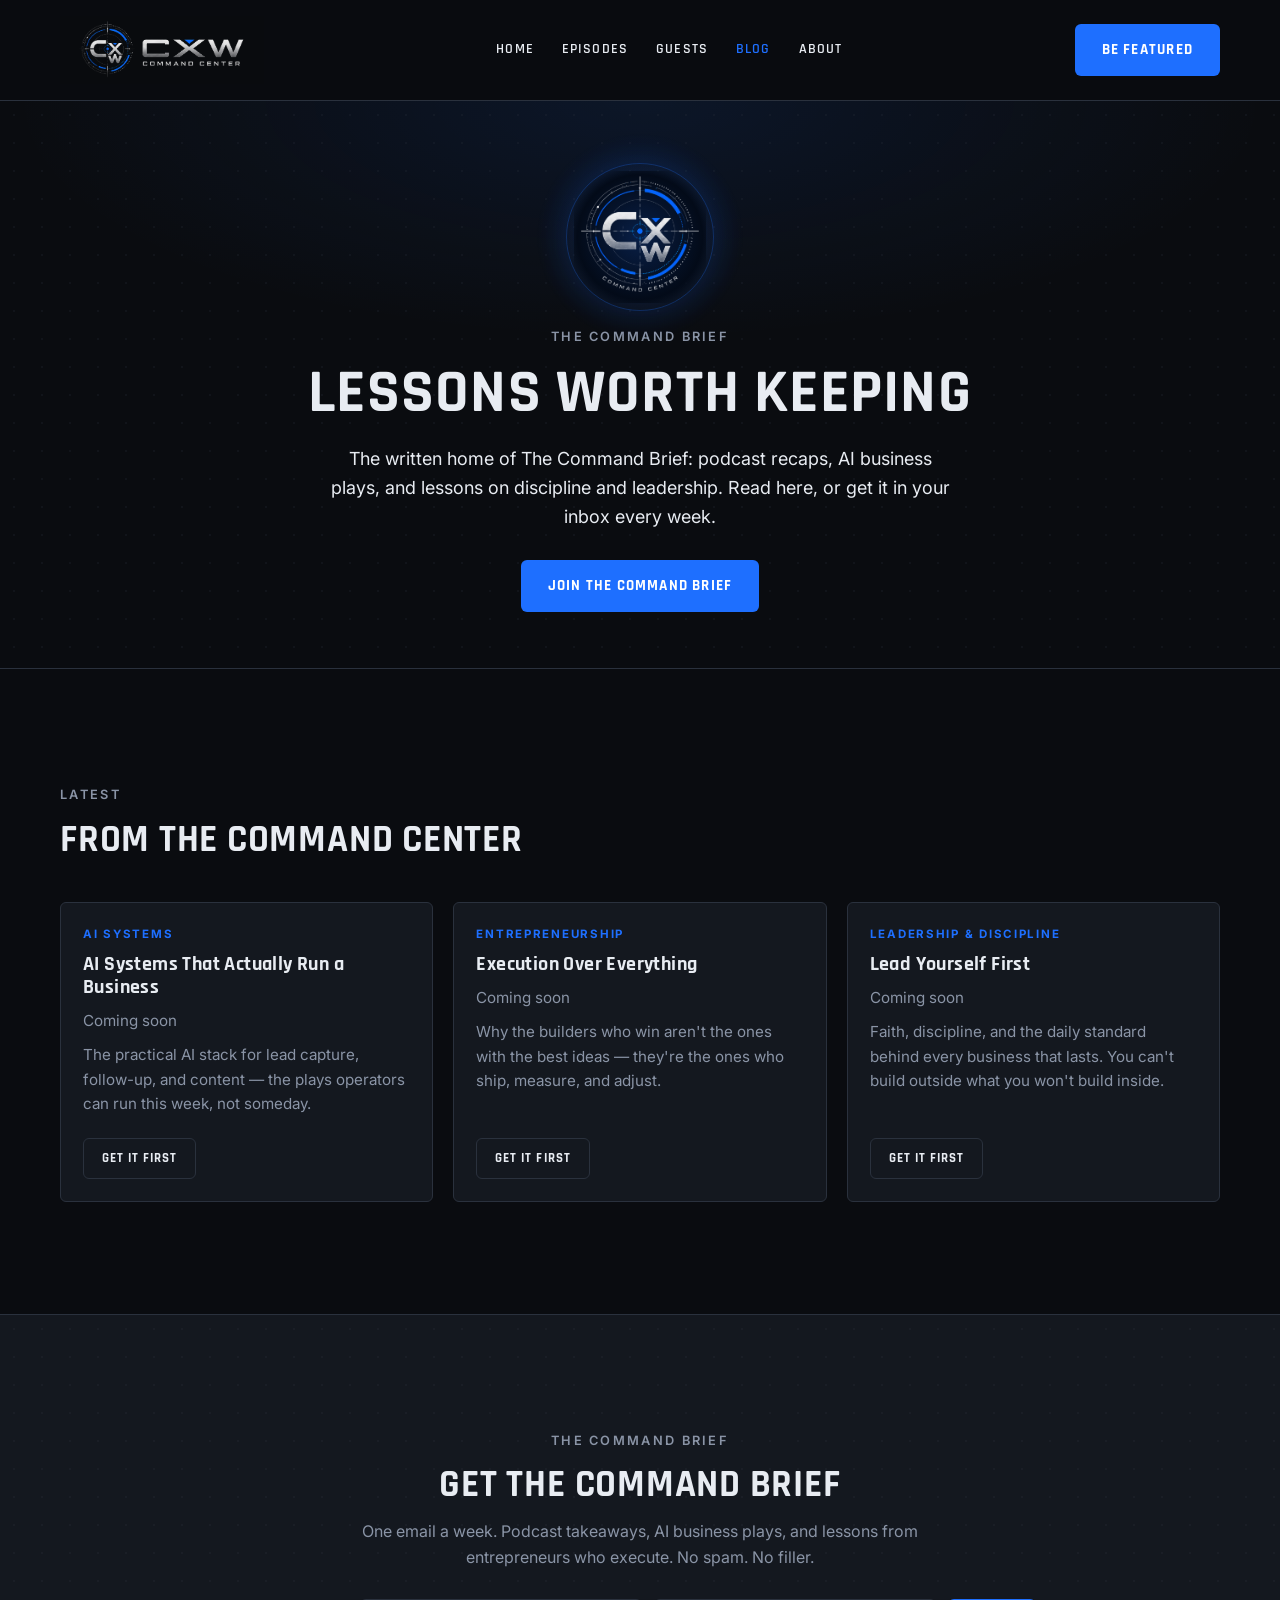
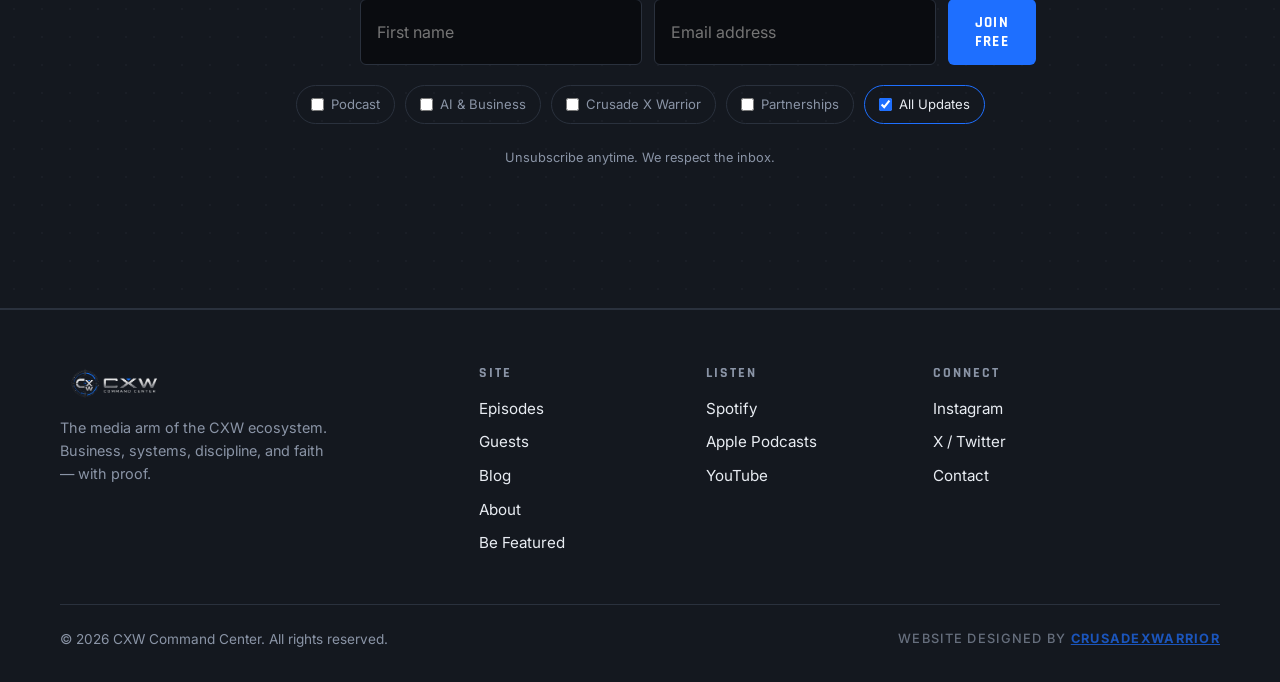
<file: blog.html>
<!DOCTYPE html>
<html lang="en">
<head>
  <meta charset="UTF-8">
  <meta name="viewport" content="width=device-width, initial-scale=1.0">
  <title>The Command Brief Blog — Business, AI &amp; Discipline</title>
  <meta name="description" content="Weekly lessons on entrepreneurship, AI business systems, discipline, and leadership from the CXW ecosystem.">
  <meta property="og:title" content="The Command Brief Blog — CXW Command Center">
  <meta property="og:description" content="Weekly lessons on business, AI systems, discipline, and leadership.">
  <meta property="og:type" content="website">
  <meta property="og:image" content="assets/logo.png">
  <link rel="icon" type="image/png" href="assets/logo-mark.png">
  <link rel="preconnect" href="https://fonts.googleapis.com">
  <link rel="preconnect" href="https://fonts.gstatic.com" crossorigin>
  <link href="https://fonts.googleapis.com/css2?family=Rajdhani:wght@600;700&family=Inter:wght@400;600;700&display=swap" rel="stylesheet">
  <link rel="stylesheet" href="css/variables.css">
  <link rel="stylesheet" href="css/base.css">
  <link rel="stylesheet" href="css/layout.css">
  <link rel="stylesheet" href="css/components.css">
</head>
<body>

  <header class="header">
    <div class="container header__inner">
      <a href="index.html" class="header__logo" aria-label="CXW Command Center home">
        <img src="assets/logo.png" alt="CXW Command Center logo">
      </a>
      <nav class="nav" aria-label="Main">
        <a href="index.html">Home</a>
        <a href="episodes.html">Episodes</a>
        <a href="guest-spotlight.html">Guests</a>
        <a href="blog.html" aria-current="page">Blog</a>
        <a href="about.html">About</a>
      </nav>
      <div style="display:flex; gap:10px; align-items:center;">
        <a href="be-featured.html" class="btn btn--primary header__cta">Be Featured</a>
        <button class="nav-toggle" aria-label="Menu" aria-expanded="false" aria-controls="mobileNav">
          <span></span><span></span><span></span>
        </button>
      </div>
    </div>
    <nav class="mobile-nav" id="mobileNav" aria-label="Mobile">
      <a href="index.html">Home</a>
      <a href="episodes.html">Episodes</a>
      <a href="guest-spotlight.html">Guests</a>
      <a href="blog.html" aria-current="page">Blog</a>
      <a href="about.html">About</a>
      <a href="be-featured.html">Be Featured</a>
    </nav>
  </header>

  <main>

    <!-- HERO -->
    <section class="page-hero">
      <div class="container">
        <div class="page-hero__mark"><img src="assets/logo-mark.png" alt="CXW Command Center emblem"></div>
        <span class="eyebrow">The Command Brief</span>
        <h1>Lessons Worth Keeping</h1>
        <p class="lead">The written home of The Command Brief: podcast recaps, AI business plays, and lessons on discipline and leadership. Read here, or get it in your inbox every week.</p>
        <div class="page-hero__ctas">
          <a href="#newsletter" class="btn btn--primary">Join the Command Brief</a>
        </div>
      </div>
    </section>

    <!-- ARTICLES -->
    <section class="section">
      <div class="container">
        <div class="section__head reveal">
          <span class="eyebrow">Latest</span>
          <h2>From the Command Center</h2>
        </div>

        <!--
          ARTICLE CARD TEMPLATE — copy per real post and link to the article page.
          <article class="card reveal">
            <div class="card__body">
              <span class="card__tag">Category</span>
              <h3>Post Title</h3>
              <p class="form-note">Jan 1, 2026</p>
              <p>One or two sentence summary.</p>
              <div class="card__actions"><a href="blog/post-slug.html" class="btn btn--secondary">Read</a></div>
            </div>
          </article>
        -->

        <div class="grid-3">
          <article class="card reveal">
            <div class="card__body">
              <span class="card__tag">AI Systems</span>
              <h3>AI Systems That Actually Run a Business</h3>
              <p class="form-note">Coming soon</p>
              <p>The practical AI stack for lead capture, follow-up, and content — the plays operators can run this week, not someday.</p>
              <div class="card__actions"><a href="#newsletter" class="btn btn--secondary">Get It First</a></div>
            </div>
          </article>
          <article class="card reveal">
            <div class="card__body">
              <span class="card__tag">Entrepreneurship</span>
              <h3>Execution Over Everything</h3>
              <p class="form-note">Coming soon</p>
              <p>Why the builders who win aren't the ones with the best ideas — they're the ones who ship, measure, and adjust.</p>
              <div class="card__actions"><a href="#newsletter" class="btn btn--secondary">Get It First</a></div>
            </div>
          </article>
          <article class="card reveal">
            <div class="card__body">
              <span class="card__tag">Leadership &amp; Discipline</span>
              <h3>Lead Yourself First</h3>
              <p class="form-note">Coming soon</p>
              <p>Faith, discipline, and the daily standard behind every business that lasts. You can't build outside what you won't build inside.</p>
              <div class="card__actions"><a href="#newsletter" class="btn btn--secondary">Get It First</a></div>
            </div>
          </article>
        </div>
      </div>
    </section>

    <!-- NEWSLETTER -->
    <section class="newsletter section" id="newsletter">
      <div class="container">
        <span class="eyebrow">The Command Brief</span>
        <h2>Get the Command Brief</h2>
        <p>One email a week. Podcast takeaways, AI business plays, and lessons from entrepreneurs who execute. No spam. No filler.</p>
        <form class="newsletter__form ghl-form" id="newsletterForm" data-ghl-endpoint="" data-msg="newsletterMsg" data-success="You are in. Welcome to the Command Brief." novalidate>
          <input type="text" name="first_name" placeholder="First name" required autocomplete="given-name">
          <input type="email" name="email" placeholder="Email address" required autocomplete="email">
          <button type="submit" class="btn btn--primary">Join Free</button>
        </form>
        <div class="newsletter__interests" aria-label="Interests">
          <label class="chip"><input type="checkbox" name="interest" value="podcast" form="newsletterForm"> Podcast</label>
          <label class="chip"><input type="checkbox" name="interest" value="ai-business" form="newsletterForm"> AI &amp; Business</label>
          <label class="chip"><input type="checkbox" name="interest" value="cxw" form="newsletterForm"> Crusade X Warrior</label>
          <label class="chip"><input type="checkbox" name="interest" value="partnerships" form="newsletterForm"> Partnerships</label>
          <label class="chip"><input type="checkbox" name="interest" value="all" form="newsletterForm" checked> All Updates</label>
        </div>
        <p class="form-note">Unsubscribe anytime. We respect the inbox.</p>
        <p class="form-msg" id="newsletterMsg" role="status"></p>
      </div>
    </section>

  </main>

  <footer class="footer">
    <div class="container">
      <div class="footer__grid">
        <div class="footer__logo">
          <img src="assets/logo.png" alt="CXW Command Center logo">
          <p style="font-size:0.9rem; max-width:280px;">The media arm of the CXW ecosystem. Business, systems, discipline, and faith — with proof.</p>
        </div>
        <div>
          <h4>Site</h4>
          <ul>
            <li><a href="episodes.html">Episodes</a></li>
            <li><a href="guest-spotlight.html">Guests</a></li>
            <li><a href="blog.html">Blog</a></li>
            <li><a href="about.html">About</a></li>
            <li><a href="be-featured.html">Be Featured</a></li>
          </ul>
        </div>
        <div>
          <h4>Listen</h4>
          <ul>
            <!-- TODO: real platform URLs -->
            <li><a href="#" target="_blank" rel="noopener noreferrer">Spotify</a></li>
            <li><a href="#" target="_blank" rel="noopener noreferrer">Apple Podcasts</a></li>
            <li><a href="#" target="_blank" rel="noopener noreferrer">YouTube</a></li>
          </ul>
        </div>
        <div>
          <h4>Connect</h4>
          <ul>
            <!-- TODO: real social + contact links -->
            <li><a href="#" target="_blank" rel="noopener noreferrer">Instagram</a></li>
            <li><a href="#" target="_blank" rel="noopener noreferrer">X / Twitter</a></li>
            <li><a href="mailto:crusadexwarrior@gmail.com">Contact</a></li>
          </ul>
        </div>
      </div>
      <div class="footer__bottom">
        <span>&copy; 2026 CXW Command Center. All rights reserved.</span>
        <p class="footer__credit">
          Website designed by <a href="https://crusadexwarrior.com" target="_blank" rel="noopener noreferrer" class="footer__credit-link">CrusadeXWarrior</a>
        </p>
      </div>
    </div>
  </footer>

  <script src="js/main.js"></script>
</body>
</html>
</file>
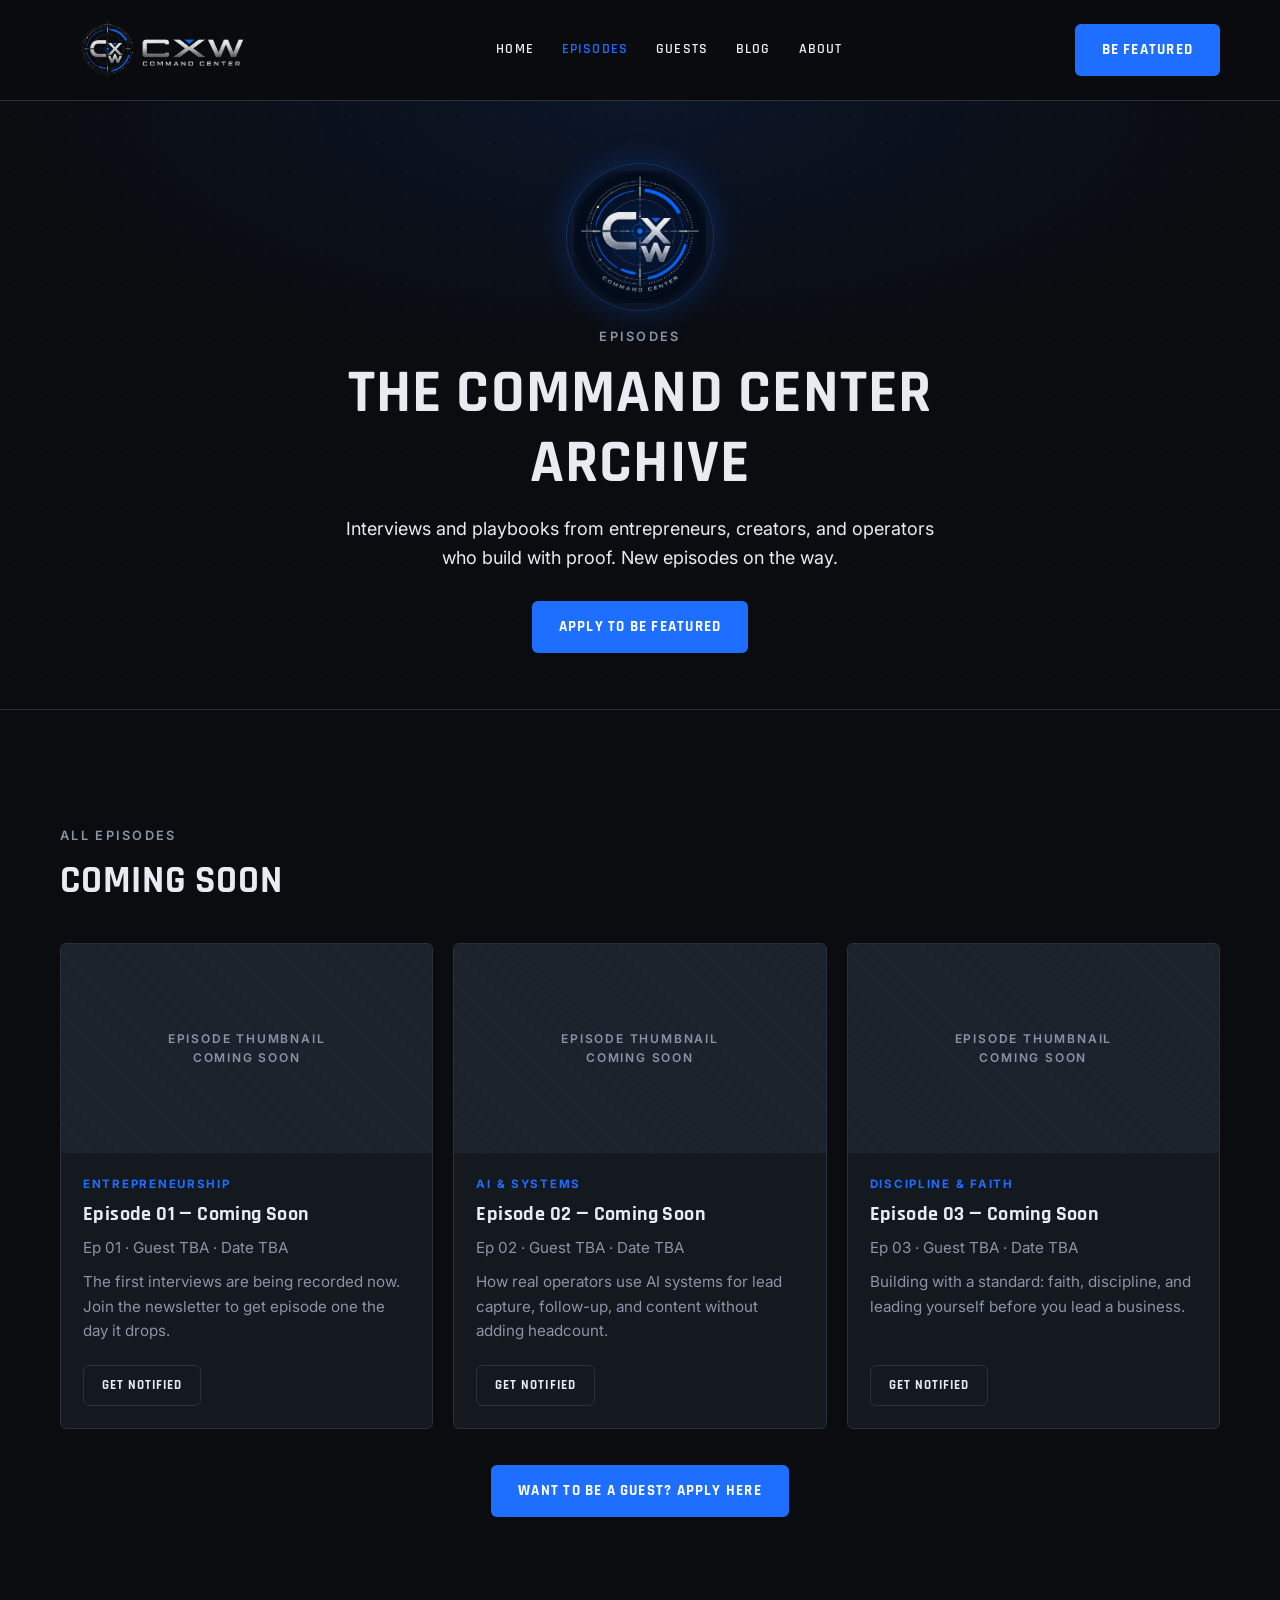
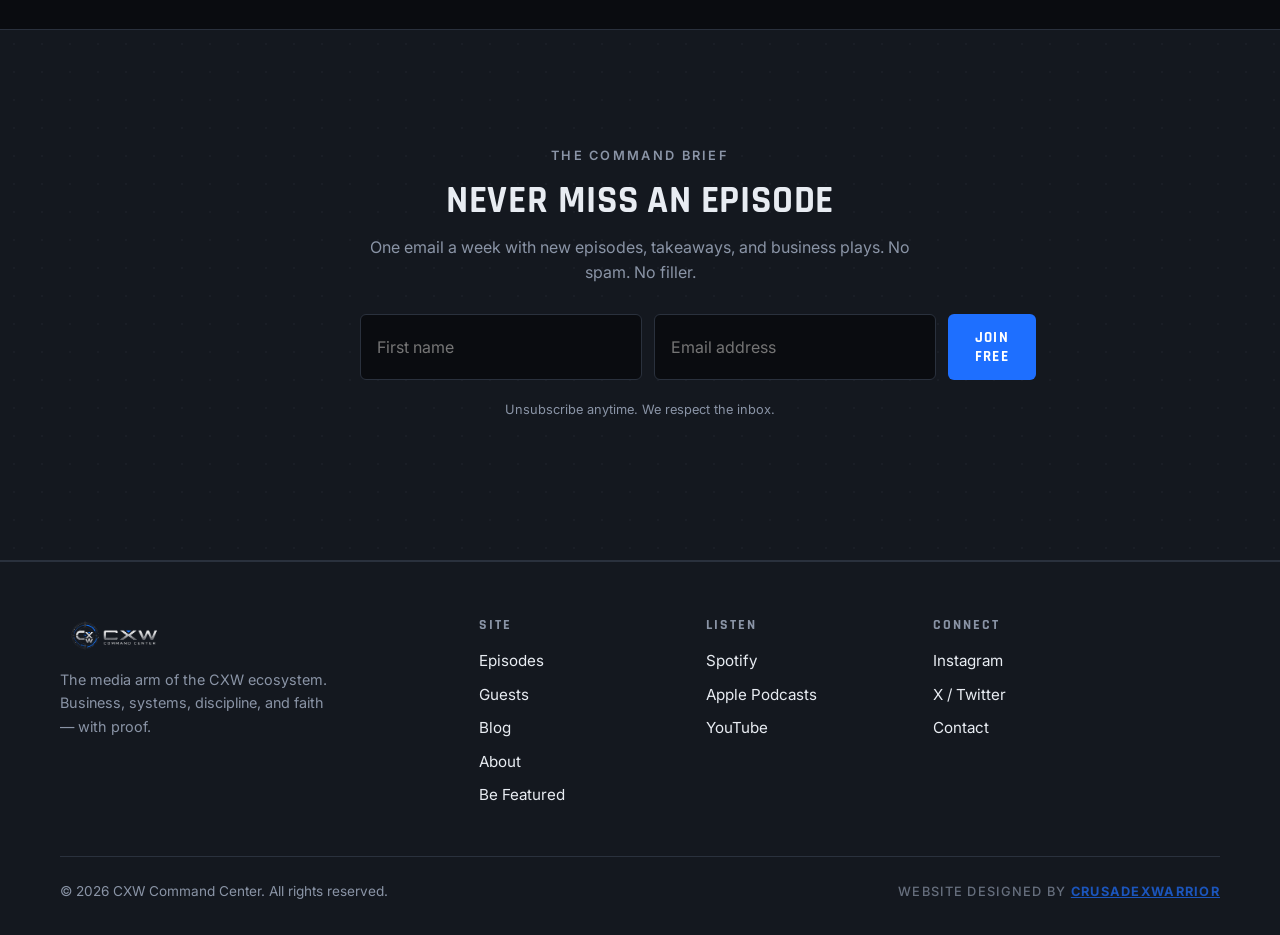
<file: episodes.html>
<!DOCTYPE html>
<html lang="en">
<head>
  <meta charset="UTF-8">
  <meta name="viewport" content="width=device-width, initial-scale=1.0">
  <title>Podcast Episodes — CXW Command Center</title>
  <meta name="description" content="Every episode of CXW Command Center. Entrepreneurs, creators, and leaders on business, AI leverage, and discipline.">
  <meta property="og:title" content="Podcast Episodes — CXW Command Center">
  <meta property="og:description" content="Interviews and playbooks from builders who execute.">
  <meta property="og:type" content="website">
  <meta property="og:image" content="assets/logo.png">
  <link rel="icon" type="image/png" href="assets/logo-mark.png">
  <link rel="preconnect" href="https://fonts.googleapis.com">
  <link rel="preconnect" href="https://fonts.gstatic.com" crossorigin>
  <link href="https://fonts.googleapis.com/css2?family=Rajdhani:wght@600;700&family=Inter:wght@400;600;700&display=swap" rel="stylesheet">
  <link rel="stylesheet" href="css/variables.css">
  <link rel="stylesheet" href="css/base.css">
  <link rel="stylesheet" href="css/layout.css">
  <link rel="stylesheet" href="css/components.css">
</head>
<body>

  <header class="header">
    <div class="container header__inner">
      <a href="index.html" class="header__logo" aria-label="CXW Command Center home">
        <img src="assets/logo.png" alt="CXW Command Center logo">
      </a>
      <nav class="nav" aria-label="Main">
        <a href="index.html">Home</a>
        <a href="episodes.html" aria-current="page">Episodes</a>
        <a href="guest-spotlight.html">Guests</a>
        <a href="blog.html">Blog</a>
        <a href="about.html">About</a>
      </nav>
      <div style="display:flex; gap:10px; align-items:center;">
        <a href="be-featured.html" class="btn btn--primary header__cta">Be Featured</a>
        <button class="nav-toggle" aria-label="Menu" aria-expanded="false" aria-controls="mobileNav">
          <span></span><span></span><span></span>
        </button>
      </div>
    </div>
    <nav class="mobile-nav" id="mobileNav" aria-label="Mobile">
      <a href="index.html">Home</a>
      <a href="episodes.html" aria-current="page">Episodes</a>
      <a href="guest-spotlight.html">Guests</a>
      <a href="blog.html">Blog</a>
      <a href="about.html">About</a>
      <a href="be-featured.html">Be Featured</a>
    </nav>
  </header>

  <main>

    <!-- HERO -->
    <section class="page-hero">
      <div class="container">
        <div class="page-hero__mark"><img src="assets/logo-mark.png" alt="CXW Command Center emblem"></div>
        <span class="eyebrow">Episodes</span>
        <h1>The Command Center Archive</h1>
        <p class="lead">Interviews and playbooks from entrepreneurs, creators, and operators who build with proof. New episodes on the way.</p>
        <div class="page-hero__ctas">
          <a href="be-featured.html" class="btn btn--primary">Apply to Be Featured</a>
        </div>
      </div>
    </section>

    <!-- EPISODE ARCHIVE -->
    <section class="section">
      <div class="container">
        <div class="section__head reveal">
          <span class="eyebrow">All Episodes</span>
          <h2>Coming Soon</h2>
        </div>

        <!--
          EPISODE CARD TEMPLATE — copy this block per real episode and fill in.
          Replace href="#" with the real YouTube / Spotify / Apple URLs.
          <article class="card reveal">
            <div class="card__media"><img src="assets/episodes/ep-01.jpg" alt="Episode 1 thumbnail"></div>
            <div class="card__body">
              <span class="card__tag">Entrepreneurship</span>            EPISODE CATEGORY
              <h3>Episode Title Goes Here</h3>                              EPISODE TITLE
              <p class="form-note">Ep 01 · Guest Name · Jan 1, 2026</p>     NUMBER / GUEST / DATE
              <p>Short episode description in one or two sentences.</p>      DESCRIPTION
              <div class="card__actions">
                <a href="#" class="btn btn--primary" target="_blank" rel="noopener noreferrer">Watch</a>
                <a href="#" class="btn btn--secondary" target="_blank" rel="noopener noreferrer">Spotify</a>
                <a href="#" class="btn btn--secondary" target="_blank" rel="noopener noreferrer">Apple</a>
              </div>
            </div>
          </article>
        -->

        <div class="grid-3">
          <article class="card reveal">
            <div class="card__media"><div class="placeholder-media">Episode thumbnail<br>coming soon</div></div>
            <div class="card__body">
              <span class="card__tag">Entrepreneurship</span>
              <h3>Episode 01 — Coming Soon</h3>
              <p class="form-note">Ep 01 · Guest TBA · Date TBA</p>
              <p>The first interviews are being recorded now. Join the newsletter to get episode one the day it drops.</p>
              <div class="card__actions">
                <a href="#newsletter" class="btn btn--secondary">Get Notified</a>
              </div>
            </div>
          </article>
          <article class="card reveal">
            <div class="card__media"><div class="placeholder-media">Episode thumbnail<br>coming soon</div></div>
            <div class="card__body">
              <span class="card__tag">AI &amp; Systems</span>
              <h3>Episode 02 — Coming Soon</h3>
              <p class="form-note">Ep 02 · Guest TBA · Date TBA</p>
              <p>How real operators use AI systems for lead capture, follow-up, and content without adding headcount.</p>
              <div class="card__actions">
                <a href="#newsletter" class="btn btn--secondary">Get Notified</a>
              </div>
            </div>
          </article>
          <article class="card reveal">
            <div class="card__media"><div class="placeholder-media">Episode thumbnail<br>coming soon</div></div>
            <div class="card__body">
              <span class="card__tag">Discipline &amp; Faith</span>
              <h3>Episode 03 — Coming Soon</h3>
              <p class="form-note">Ep 03 · Guest TBA · Date TBA</p>
              <p>Building with a standard: faith, discipline, and leading yourself before you lead a business.</p>
              <div class="card__actions">
                <a href="#newsletter" class="btn btn--secondary">Get Notified</a>
              </div>
            </div>
          </article>
        </div>

        <div class="section__actions section__actions--center">
          <a href="be-featured.html" class="btn btn--primary">Want to Be a Guest? Apply Here</a>
        </div>
      </div>
    </section>

    <!-- NEWSLETTER -->
    <section class="newsletter section" id="newsletter">
      <div class="container">
        <span class="eyebrow">The Command Brief</span>
        <h2>Never Miss an Episode</h2>
        <p>One email a week with new episodes, takeaways, and business plays. No spam. No filler.</p>
        <form class="newsletter__form ghl-form" id="newsletterForm" data-ghl-endpoint="" data-msg="newsletterMsg" data-success="You are in. Welcome to the Command Brief." novalidate>
          <input type="text" name="first_name" placeholder="First name" required autocomplete="given-name">
          <input type="email" name="email" placeholder="Email address" required autocomplete="email">
          <button type="submit" class="btn btn--primary">Join Free</button>
        </form>
        <p class="form-note">Unsubscribe anytime. We respect the inbox.</p>
        <p class="form-msg" id="newsletterMsg" role="status"></p>
      </div>
    </section>

  </main>

  <footer class="footer">
    <div class="container">
      <div class="footer__grid">
        <div class="footer__logo">
          <img src="assets/logo.png" alt="CXW Command Center logo">
          <p style="font-size:0.9rem; max-width:280px;">The media arm of the CXW ecosystem. Business, systems, discipline, and faith — with proof.</p>
        </div>
        <div>
          <h4>Site</h4>
          <ul>
            <li><a href="episodes.html">Episodes</a></li>
            <li><a href="guest-spotlight.html">Guests</a></li>
            <li><a href="blog.html">Blog</a></li>
            <li><a href="about.html">About</a></li>
            <li><a href="be-featured.html">Be Featured</a></li>
          </ul>
        </div>
        <div>
          <h4>Listen</h4>
          <ul>
            <!-- TODO: real platform URLs -->
            <li><a href="#" target="_blank" rel="noopener noreferrer">Spotify</a></li>
            <li><a href="#" target="_blank" rel="noopener noreferrer">Apple Podcasts</a></li>
            <li><a href="#" target="_blank" rel="noopener noreferrer">YouTube</a></li>
          </ul>
        </div>
        <div>
          <h4>Connect</h4>
          <ul>
            <!-- TODO: real social + contact links -->
            <li><a href="#" target="_blank" rel="noopener noreferrer">Instagram</a></li>
            <li><a href="#" target="_blank" rel="noopener noreferrer">X / Twitter</a></li>
            <li><a href="mailto:crusadexwarrior@gmail.com">Contact</a></li>
          </ul>
        </div>
      </div>
      <div class="footer__bottom">
        <span>&copy; 2026 CXW Command Center. All rights reserved.</span>
        <p class="footer__credit">
          Website designed by <a href="https://crusadexwarrior.com" target="_blank" rel="noopener noreferrer" class="footer__credit-link">CrusadeXWarrior</a>
        </p>
      </div>
    </div>
  </footer>

  <script src="js/main.js"></script>
</body>
</html>
</file>
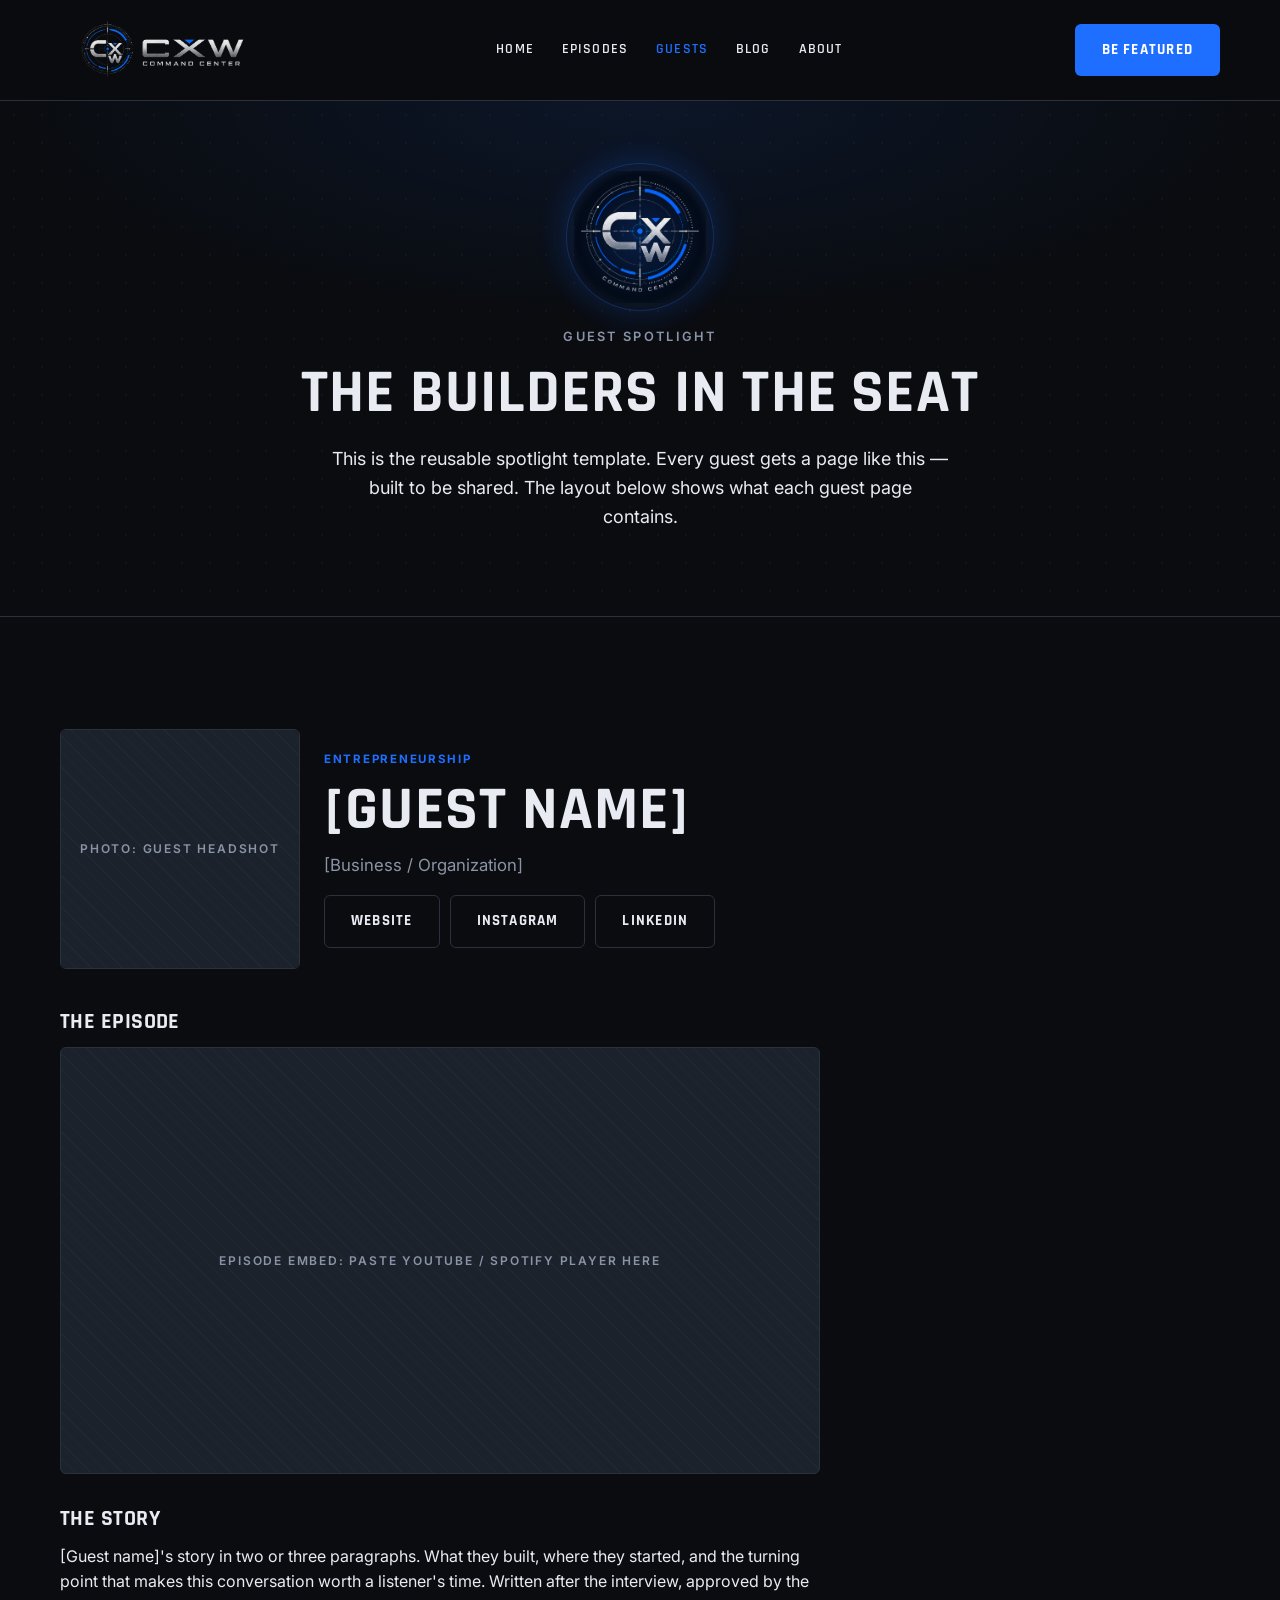
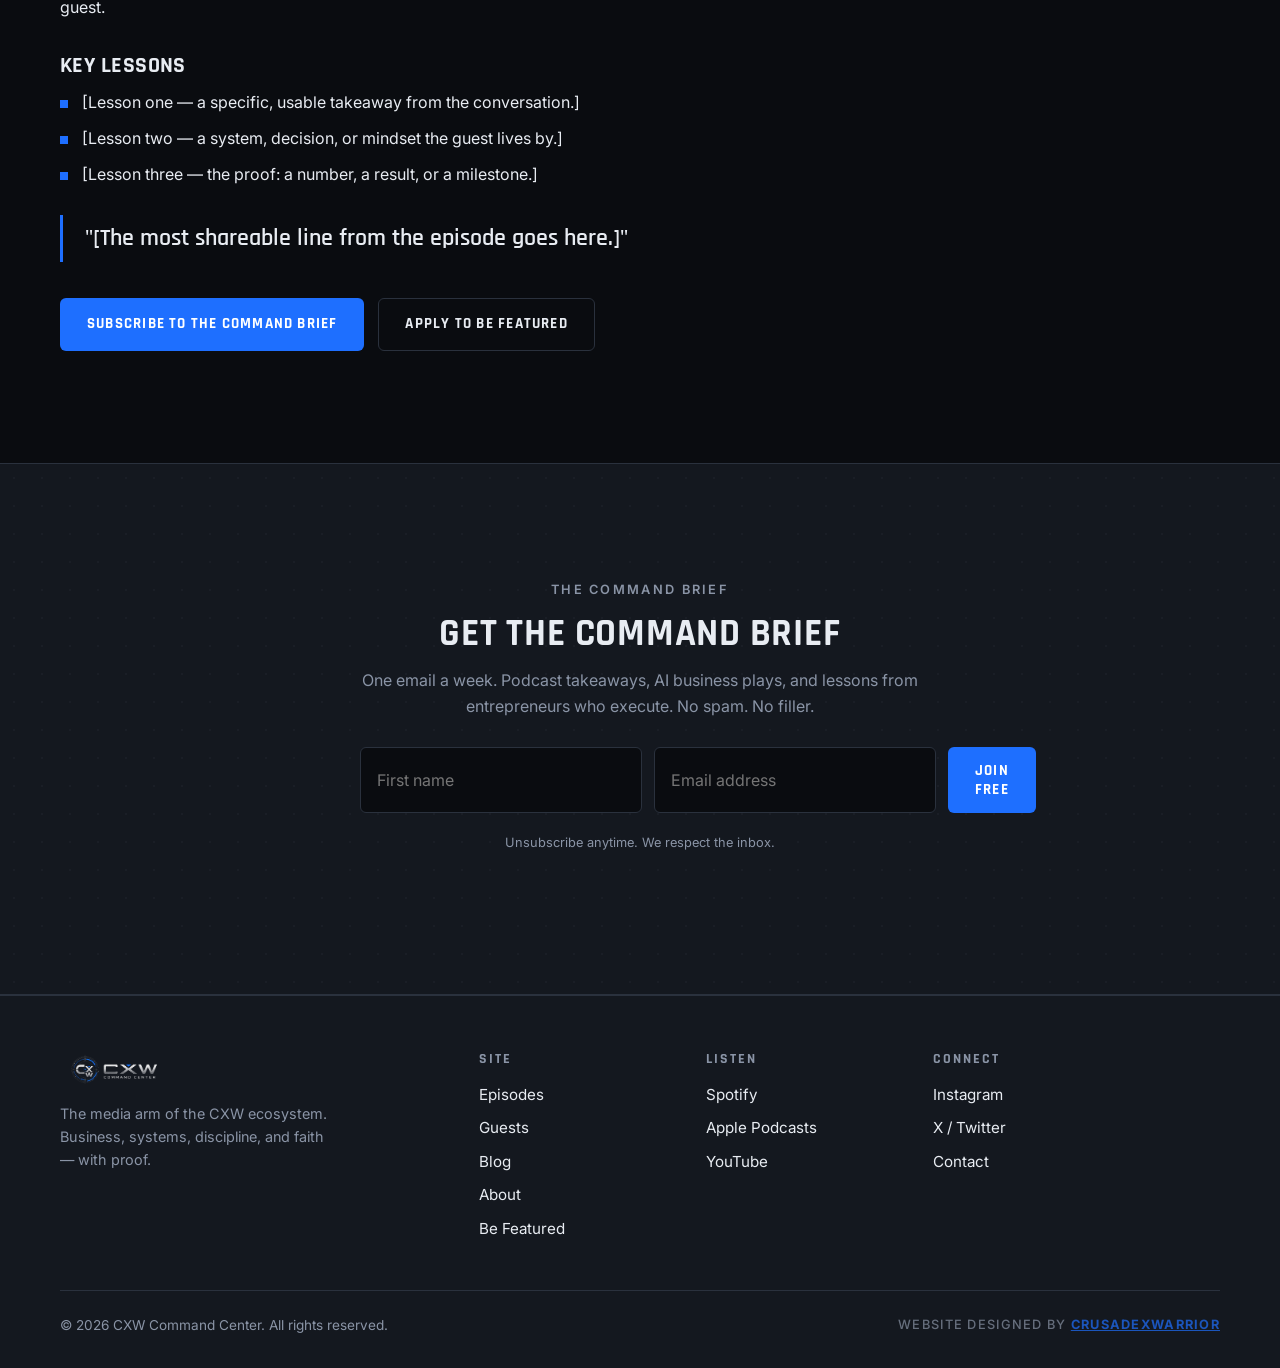
<file: guest-spotlight.html>
<!DOCTYPE html>
<html lang="en">
<head>
  <meta charset="UTF-8">
  <meta name="viewport" content="width=device-width, initial-scale=1.0">
  <!-- GUEST SPOTLIGHT TEMPLATE — duplicate this file per guest (e.g. guests/first-last.html)
       and replace every [PLACEHOLDER]. Update the <title>, meta, and links to the real guest. -->
  <title>Guest Spotlight — CXW Command Center</title>
  <meta name="description" content="Guest spotlight on CXW Command Center. Real stories, real systems, real proof from the builders in the seat.">
  <meta property="og:title" content="Guest Spotlight — CXW Command Center">
  <meta property="og:description" content="Real stories, real systems, real proof.">
  <meta property="og:type" content="article">
  <meta property="og:image" content="assets/logo.png">
  <link rel="icon" type="image/png" href="assets/logo-mark.png">
  <link rel="preconnect" href="https://fonts.googleapis.com">
  <link rel="preconnect" href="https://fonts.gstatic.com" crossorigin>
  <link href="https://fonts.googleapis.com/css2?family=Rajdhani:wght@600;700&family=Inter:wght@400;600;700&display=swap" rel="stylesheet">
  <link rel="stylesheet" href="css/variables.css">
  <link rel="stylesheet" href="css/base.css">
  <link rel="stylesheet" href="css/layout.css">
  <link rel="stylesheet" href="css/components.css">
</head>
<body>

  <header class="header">
    <div class="container header__inner">
      <a href="index.html" class="header__logo" aria-label="CXW Command Center home">
        <img src="assets/logo.png" alt="CXW Command Center logo">
      </a>
      <nav class="nav" aria-label="Main">
        <a href="index.html">Home</a>
        <a href="episodes.html">Episodes</a>
        <a href="guest-spotlight.html" aria-current="page">Guests</a>
        <a href="blog.html">Blog</a>
        <a href="about.html">About</a>
      </nav>
      <div style="display:flex; gap:10px; align-items:center;">
        <a href="be-featured.html" class="btn btn--primary header__cta">Be Featured</a>
        <button class="nav-toggle" aria-label="Menu" aria-expanded="false" aria-controls="mobileNav">
          <span></span><span></span><span></span>
        </button>
      </div>
    </div>
    <nav class="mobile-nav" id="mobileNav" aria-label="Mobile">
      <a href="index.html">Home</a>
      <a href="episodes.html">Episodes</a>
      <a href="guest-spotlight.html" aria-current="page">Guests</a>
      <a href="blog.html">Blog</a>
      <a href="about.html">About</a>
      <a href="be-featured.html">Be Featured</a>
    </nav>
  </header>

  <main>

    <section class="page-hero">
      <div class="container">
        <div class="page-hero__mark"><img src="assets/logo-mark.png" alt="CXW Command Center emblem"></div>
        <span class="eyebrow">Guest Spotlight</span>
        <h1>The Builders in the Seat</h1>
        <p class="lead">This is the reusable spotlight template. Every guest gets a page like this — built to be shared. The layout below shows what each guest page contains.</p>
      </div>
    </section>

    <section class="section">
      <div class="container">

        <!-- PROFILE HEADER -->
        <div class="spotlight__header reveal">
          <div class="spotlight__photo">
            <div class="placeholder-media">PHOTO: Guest headshot</div>
          </div>
          <div class="spotlight__meta">
            <span class="card__tag">Entrepreneurship</span>
            <h1>[Guest Name]</h1>
            <p class="spotlight__biz">[Business / Organization]</p>
            <div class="spotlight__links">
              <!-- TODO: replace # with the guest's real links -->
              <a href="#" class="btn btn--secondary" target="_blank" rel="noopener noreferrer">Website</a>
              <a href="#" class="btn btn--secondary" target="_blank" rel="noopener noreferrer">Instagram</a>
              <a href="#" class="btn btn--secondary" target="_blank" rel="noopener noreferrer">LinkedIn</a>
            </div>
          </div>
        </div>

        <div class="spotlight__body reveal">
          <!-- EPISODE EMBED -->
          <h2>The Episode</h2>
          <!-- TODO: paste the YouTube/Spotify embed iframe in place of this placeholder. -->
          <div class="embed-placeholder placeholder-media">EPISODE EMBED: paste YouTube / Spotify player here</div>

          <!-- MAIN STORY -->
          <h2>The Story</h2>
          <p>[Guest name]'s story in two or three paragraphs. What they built, where they started, and the turning point that makes this conversation worth a listener's time. Written after the interview, approved by the guest.</p>

          <!-- KEY LESSONS -->
          <h2>Key Lessons</h2>
          <ul class="lessons">
            <li>[Lesson one — a specific, usable takeaway from the conversation.]</li>
            <li>[Lesson two — a system, decision, or mindset the guest lives by.]</li>
            <li>[Lesson three — the proof: a number, a result, or a milestone.]</li>
          </ul>

          <!-- QUOTE / TAKEAWAY -->
          <blockquote class="pullquote">"[The most shareable line from the episode goes here.]"</blockquote>

          <!-- CTA -->
          <div class="section__actions">
            <a href="#newsletter" class="btn btn--primary">Subscribe to the Command Brief</a>
            <a href="be-featured.html" class="btn btn--secondary">Apply to Be Featured</a>
          </div>
        </div>

      </div>
    </section>

    <!-- NEWSLETTER -->
    <section class="newsletter section" id="newsletter">
      <div class="container">
        <span class="eyebrow">The Command Brief</span>
        <h2>Get the Command Brief</h2>
        <p>One email a week. Podcast takeaways, AI business plays, and lessons from entrepreneurs who execute. No spam. No filler.</p>
        <form class="newsletter__form ghl-form" id="newsletterForm" data-ghl-endpoint="" data-msg="newsletterMsg" data-success="You are in. Welcome to the Command Brief." novalidate>
          <input type="text" name="first_name" placeholder="First name" required autocomplete="given-name">
          <input type="email" name="email" placeholder="Email address" required autocomplete="email">
          <button type="submit" class="btn btn--primary">Join Free</button>
        </form>
        <p class="form-note">Unsubscribe anytime. We respect the inbox.</p>
        <p class="form-msg" id="newsletterMsg" role="status"></p>
      </div>
    </section>

  </main>

  <footer class="footer">
    <div class="container">
      <div class="footer__grid">
        <div class="footer__logo">
          <img src="assets/logo.png" alt="CXW Command Center logo">
          <p style="font-size:0.9rem; max-width:280px;">The media arm of the CXW ecosystem. Business, systems, discipline, and faith — with proof.</p>
        </div>
        <div>
          <h4>Site</h4>
          <ul>
            <li><a href="episodes.html">Episodes</a></li>
            <li><a href="guest-spotlight.html">Guests</a></li>
            <li><a href="blog.html">Blog</a></li>
            <li><a href="about.html">About</a></li>
            <li><a href="be-featured.html">Be Featured</a></li>
          </ul>
        </div>
        <div>
          <h4>Listen</h4>
          <ul>
            <!-- TODO: real platform URLs -->
            <li><a href="#" target="_blank" rel="noopener noreferrer">Spotify</a></li>
            <li><a href="#" target="_blank" rel="noopener noreferrer">Apple Podcasts</a></li>
            <li><a href="#" target="_blank" rel="noopener noreferrer">YouTube</a></li>
          </ul>
        </div>
        <div>
          <h4>Connect</h4>
          <ul>
            <!-- TODO: real social + contact links -->
            <li><a href="#" target="_blank" rel="noopener noreferrer">Instagram</a></li>
            <li><a href="#" target="_blank" rel="noopener noreferrer">X / Twitter</a></li>
            <li><a href="mailto:crusadexwarrior@gmail.com">Contact</a></li>
          </ul>
        </div>
      </div>
      <div class="footer__bottom">
        <span>&copy; 2026 CXW Command Center. All rights reserved.</span>
        <p class="footer__credit">
          Website designed by <a href="https://crusadexwarrior.com" target="_blank" rel="noopener noreferrer" class="footer__credit-link">CrusadeXWarrior</a>
        </p>
      </div>
    </div>
  </footer>

  <script src="js/main.js"></script>
</body>
</html>
</file>
<file: css/variables.css>
/* CXW Command Center — design tokens (see DESIGN.md) */
:root {
  /* Palette */
  --cn-bg: #0A0C10;
  --cn-surface: #14181F;
  --cn-surface-2: #1C222C;
  --cn-text: #E8ECF2;
  --cn-text-muted: #8A94A6;
  --cn-accent: #1E6FFF;
  --cn-accent-hover: #3D84FF;
  --cn-line: #2A313D;

  /* Type */
  --cn-font-head: 'Rajdhani', 'Segoe UI', sans-serif;
  --cn-font-body: 'Inter', 'Segoe UI', sans-serif;

  /* Spacing */
  --cn-section-pad: 64px;
  --cn-container: 1200px;
  --cn-radius: 6px;
}

@media (min-width: 768px) {
  :root { --cn-section-pad: 112px; }
}
</file>
<file: css/base.css>
/* Base / reset */
*, *::before, *::after { box-sizing: border-box; margin: 0; padding: 0; }

html { scroll-behavior: smooth; }

body {
  background: var(--cn-bg);
  color: var(--cn-text);
  font-family: var(--cn-font-body);
  font-size: 16px;
  line-height: 1.6;
  -webkit-font-smoothing: antialiased;
}

img { max-width: 100%; display: block; }

a { color: var(--cn-accent); text-decoration: none; }
a:hover { color: var(--cn-accent-hover); }

h1, h2, h3, h4 {
  font-family: var(--cn-font-head);
  font-weight: 700;
  line-height: 1.15;
  letter-spacing: 0.02em;
}

h1 { font-size: clamp(2.2rem, 6vw, 3.8rem); text-transform: uppercase; }
h2 { font-size: clamp(1.6rem, 4vw, 2.4rem); text-transform: uppercase; }
h3 { font-size: 1.25rem; }

p { color: var(--cn-text-muted); }
p.lead { font-size: 1.125rem; color: var(--cn-text); }

button, input, select { font-family: inherit; font-size: inherit; }

.container {
  max-width: var(--cn-container);
  margin: 0 auto;
  padding: 0 20px;
}

.section { padding: var(--cn-section-pad) 0; }

.eyebrow {
  display: inline-block;
  font-size: 0.8rem;
  font-weight: 600;
  text-transform: uppercase;
  letter-spacing: 0.18em;
  color: var(--cn-text-muted);
  margin-bottom: 12px;
}

/* Reticle divider — thin rule with crosshair ticks */
.divider {
  position: relative;
  height: 1px;
  background: var(--cn-line);
  max-width: var(--cn-container);
  margin: 0 auto;
}
.divider::before, .divider::after {
  content: '';
  position: absolute;
  top: -4px;
  width: 1px;
  height: 9px;
  background: var(--cn-line);
}
.divider::before { left: 15%; }
.divider::after { right: 15%; }

/* Scroll reveal */
.reveal { opacity: 0; transform: translateY(18px); transition: opacity 0.6s ease, transform 0.6s ease; }
.reveal.is-visible { opacity: 1; transform: none; }

@media (prefers-reduced-motion: reduce) {
  html { scroll-behavior: auto; }
  .reveal { opacity: 1; transform: none; transition: none; }
}
</file>
<file: css/layout.css>
/* Header */
.header {
  position: sticky;
  top: 0;
  z-index: 100;
  background: rgba(10, 12, 16, 0.92);
  backdrop-filter: blur(8px);
  border-bottom: 1px solid var(--cn-line);
}
.header__inner {
  display: flex;
  align-items: center;
  justify-content: space-between;
  height: 88px;
  gap: 16px;
}
.header__logo img { height: 56px; width: auto; }
@media (min-width: 768px) {
  .header__inner { height: 100px; }
  .header__logo img { height: 68px; }
}

/* Logo PNG has a black background — screen-blend it onto dark surfaces */
.header__logo img, .hero__logo, .footer__logo img { mix-blend-mode: screen; }

.nav { display: none; align-items: center; gap: 28px; }
.nav a {
  color: var(--cn-text);
  font-family: var(--cn-font-head);
  font-weight: 600;
  text-transform: uppercase;
  letter-spacing: 0.08em;
  font-size: 0.9rem;
}
.nav a:hover { color: var(--cn-accent); }
.nav a[aria-current="page"] { color: var(--cn-accent); }
.mobile-nav a[aria-current="page"] { color: var(--cn-accent); }

.header .header__cta { display: none; }

/* Mobile nav */
.nav-toggle {
  display: flex;
  flex-direction: column;
  justify-content: center;
  gap: 5px;
  width: 42px;
  height: 42px;
  padding: 0 9px;
  background: none;
  border: 1px solid var(--cn-line);
  border-radius: var(--cn-radius);
  cursor: pointer;
}
.nav-toggle span { height: 2px; background: var(--cn-text); transition: transform 0.25s, opacity 0.25s; }
.nav-toggle[aria-expanded="true"] span:nth-child(1) { transform: translateY(7px) rotate(45deg); }
.nav-toggle[aria-expanded="true"] span:nth-child(2) { opacity: 0; }
.nav-toggle[aria-expanded="true"] span:nth-child(3) { transform: translateY(-7px) rotate(-45deg); }

.mobile-nav {
  display: none;
  flex-direction: column;
  gap: 4px;
  padding: 12px 20px 20px;
  border-bottom: 1px solid var(--cn-line);
  background: var(--cn-bg);
}
.mobile-nav.is-open { display: flex; }
.mobile-nav a {
  color: var(--cn-text);
  font-family: var(--cn-font-head);
  font-weight: 600;
  text-transform: uppercase;
  letter-spacing: 0.08em;
  padding: 10px 0;
  border-bottom: 1px solid var(--cn-line);
}
.mobile-nav a:last-child { border-bottom: none; }

@media (min-width: 900px) {
  .nav { display: flex; }
  .header .header__cta { display: inline-flex; }
  .nav-toggle, .mobile-nav { display: none !important; }
}

/* Hero */
.hero {
  position: relative;
  padding: 88px 0 96px;
  text-align: center;
  overflow: hidden;
  background:
    radial-gradient(ellipse 70% 55% at 50% 0%, rgba(30, 111, 255, 0.10), transparent 70%),
    var(--cn-bg);
}
.hero::before {
  content: '';
  position: absolute;
  inset: 0;
  background-image: radial-gradient(circle, var(--cn-line) 1px, transparent 1px);
  background-size: 28px 28px;
  opacity: 0.28;
  pointer-events: none;
}
.hero > .container { position: relative; }
.hero__logo { height: 88px; width: auto; margin: 0 auto 32px; }

/* Hero emblem — reticle mark as a polished command badge.
   The source PNG has an OPAQUE black canvas (no alpha), so we clip it into a
   feathered circle: the rectangular boundary is physically removed and the
   art melts into the hero instead of sitting in a square box. */
.hero__mark {
  position: relative;
  width: 240px;
  height: 240px;
  margin: 0 auto 40px;
  display: grid;
  place-items: center;
  isolation: isolate; /* keep the emblem's screen-blend scoped to this badge */
}
/* Cinematic radial glow pooling behind the badge */
.hero__mark::before {
  content: '';
  position: absolute;
  inset: -34%;
  z-index: 0;
  border-radius: 50%;
  background: radial-gradient(circle,
    rgba(30, 111, 255, 0.30) 0%,
    rgba(30, 111, 255, 0.10) 42%,
    transparent 68%);
  animation: mark-glow 5s ease-in-out infinite;
}
/* Thin outer reticle ring framing the badge */
.hero__mark::after {
  content: '';
  position: absolute;
  inset: -6%;
  z-index: 2;
  border-radius: 50%;
  border: 1px solid rgba(30, 111, 255, 0.28);
  box-shadow:
    inset 0 0 0 1px rgba(42, 49, 61, 0.5),
    0 0 44px rgba(30, 111, 255, 0.12);
  pointer-events: none;
}
.hero__mark img {
  position: relative;
  z-index: 1;
  width: 100%;
  height: 100%;
  object-fit: contain;
  transform: scale(1.04);
  mix-blend-mode: screen; /* residual black falls away on the dark hero */
  /* Feather the square canvas into a clean circle */
  -webkit-mask-image: radial-gradient(circle at 50% 50%, #000 66%, transparent 78%);
          mask-image: radial-gradient(circle at 50% 50%, #000 66%, transparent 78%);
  filter: drop-shadow(0 0 20px rgba(30, 111, 255, 0.30));
  animation: mark-pulse 5s ease-in-out infinite;
}
@keyframes mark-pulse {
  0%, 100% { filter: drop-shadow(0 0 16px rgba(30, 111, 255, 0.24)); }
  50%      { filter: drop-shadow(0 0 30px rgba(30, 111, 255, 0.42)); }
}
@keyframes mark-glow {
  0%, 100% { opacity: 0.7; transform: scale(1); }
  50%      { opacity: 1; transform: scale(1.04); }
}
@media (prefers-reduced-motion: reduce) {
  .hero__mark img, .hero__mark::before { animation: none; }
}
@media (min-width: 768px) {
  .hero__mark { width: 288px; height: 288px; }
}
.hero h1 { max-width: 820px; margin: 0 auto 20px; }
.hero p.lead { max-width: 640px; margin: 0 auto 32px; }
.hero__ctas { display: flex; flex-wrap: wrap; gap: 14px; justify-content: center; margin-bottom: 36px; }
.hero__platforms { display: flex; flex-wrap: wrap; gap: 10px; justify-content: center; }

/* Page hero — compact header for interior pages */
.page-hero {
  position: relative;
  padding: 72px 0 56px;
  text-align: center;
  overflow: hidden;
  border-bottom: 1px solid var(--cn-line);
  background:
    radial-gradient(ellipse 70% 60% at 50% 0%, rgba(30, 111, 255, 0.10), transparent 70%),
    var(--cn-bg);
}
.page-hero::before {
  content: '';
  position: absolute;
  inset: 0;
  background-image: radial-gradient(circle, var(--cn-line) 1px, transparent 1px);
  background-size: 28px 28px;
  opacity: 0.22;
  pointer-events: none;
}
.page-hero > .container { position: relative; }
.page-hero h1 { max-width: 780px; margin: 0 auto 16px; }
.page-hero p.lead { max-width: 620px; margin: 0 auto 28px; }
.page-hero__ctas { display: flex; flex-wrap: wrap; gap: 14px; justify-content: center; }

/* Compact emblem badge for interior heroes — same treatment as the homepage,
   scaled down so it frames the page title without dominating it. */
.page-hero__mark {
  position: relative;
  width: 108px;
  height: 108px;
  margin: 0 auto 22px;
  display: grid;
  place-items: center;
  isolation: isolate;
}
.page-hero__mark::before {
  content: '';
  position: absolute;
  inset: -34%;
  z-index: 0;
  border-radius: 50%;
  background: radial-gradient(circle,
    rgba(30, 111, 255, 0.28) 0%,
    rgba(30, 111, 255, 0.09) 42%,
    transparent 68%);
}
.page-hero__mark::after {
  content: '';
  position: absolute;
  inset: -8%;
  z-index: 2;
  border-radius: 50%;
  border: 1px solid rgba(30, 111, 255, 0.28);
  box-shadow: 0 0 30px rgba(30, 111, 255, 0.10);
  pointer-events: none;
}
.page-hero__mark img {
  position: relative;
  z-index: 1;
  width: 100%;
  height: 100%;
  object-fit: contain;
  transform: scale(1.04);
  mix-blend-mode: screen;
  -webkit-mask-image: radial-gradient(circle at 50% 50%, #000 66%, transparent 78%);
          mask-image: radial-gradient(circle at 50% 50%, #000 66%, transparent 78%);
  filter: drop-shadow(0 0 14px rgba(30, 111, 255, 0.28));
}
@media (min-width: 768px) {
  .page-hero__mark { width: 128px; height: 128px; }
}

/* Grids */
.grid-3 { display: grid; gap: 20px; grid-template-columns: 1fr; }
.grid-2 { display: grid; gap: 20px; grid-template-columns: 1fr; }
.grid-auto { display: grid; gap: 20px; grid-template-columns: 1fr; }
@media (min-width: 640px) {
  .grid-auto { grid-template-columns: repeat(2, 1fr); }
}
@media (min-width: 700px) {
  .grid-3 { grid-template-columns: repeat(3, 1fr); }
  .grid-2 { grid-template-columns: repeat(2, 1fr); }
}
@media (min-width: 960px) {
  .grid-auto { grid-template-columns: repeat(3, 1fr); }
}

.section__head { max-width: 700px; margin-bottom: 40px; }
.section__head--center { margin-left: auto; margin-right: auto; text-align: center; }
.section__actions { display: flex; flex-wrap: wrap; gap: 14px; margin-top: 36px; }
.section__actions--center { justify-content: center; }

/* Footer */
.footer {
  border-top: 1px solid var(--cn-line);
  padding: 56px 0 32px;
  background: var(--cn-surface);
}
.footer__grid { display: grid; gap: 36px; grid-template-columns: 1fr; margin-bottom: 40px; }
@media (min-width: 800px) { .footer__grid { grid-template-columns: 2fr 1fr 1fr 1.5fr; } }
.footer__logo img { height: 36px; width: auto; margin-bottom: 14px; }
.footer h4 {
  font-size: 0.85rem;
  text-transform: uppercase;
  letter-spacing: 0.15em;
  color: var(--cn-text-muted);
  margin-bottom: 14px;
}
.footer ul { list-style: none; }
.footer ul li { margin-bottom: 8px; }
.footer ul a { color: var(--cn-text); font-size: 0.95rem; }
.footer ul a:hover { color: var(--cn-accent); }
.footer__bottom {
  border-top: 1px solid var(--cn-line);
  padding-top: 24px;
  display: flex;
  flex-wrap: wrap;
  gap: 12px;
  justify-content: space-between;
  align-items: center;
  font-size: 0.85rem;
  color: var(--cn-text-muted);
}
.footer__credit {
  opacity: 0.7;
  font-size: 0.8rem;
  text-transform: uppercase;
  letter-spacing: 0.1em;
  font-weight: 500;
}
.footer__credit-link {
  color: var(--cn-accent);
  font-weight: 700;
  text-decoration: underline;
}
</file>
<file: css/components.css>
/* Buttons */
.btn {
  display: inline-flex;
  align-items: center;
  justify-content: center;
  gap: 8px;
  padding: 13px 26px;
  font-family: var(--cn-font-head);
  font-weight: 700;
  font-size: 0.95rem;
  text-transform: uppercase;
  letter-spacing: 0.08em;
  border-radius: var(--cn-radius);
  border: 1px solid transparent;
  cursor: pointer;
  transition: background 0.2s, border-color 0.2s, color 0.2s;
}
.btn--primary { background: var(--cn-accent); color: #fff; }
.btn--primary:hover { background: var(--cn-accent-hover); color: #fff; }
.btn--secondary { background: transparent; color: var(--cn-text); border-color: var(--cn-line); }
.btn--secondary:hover { border-color: var(--cn-accent); color: var(--cn-accent); }

/* Platform badges */
.badge {
  display: inline-flex;
  align-items: center;
  gap: 6px;
  padding: 8px 16px;
  border: 1px solid var(--cn-line);
  border-radius: 999px;
  color: var(--cn-text-muted);
  font-size: 0.85rem;
  font-weight: 600;
  letter-spacing: 0.04em;
  transition: border-color 0.2s, color 0.2s;
}
.badge:hover { border-color: var(--cn-accent); color: var(--cn-text); }

/* Cards */
.card {
  background: var(--cn-surface);
  border: 1px solid var(--cn-line);
  border-radius: var(--cn-radius);
  overflow: hidden;
  display: flex;
  flex-direction: column;
  transition: border-color 0.25s, transform 0.25s;
}
.card:hover { border-color: var(--cn-accent); transform: translateY(-3px); }
.card__media {
  aspect-ratio: 16 / 9;
  background: var(--cn-surface-2);
  display: flex;
  align-items: center;
  justify-content: center;
}
.card__media--square { aspect-ratio: 1 / 1; }
.card__body { padding: 22px; display: flex; flex-direction: column; gap: 10px; flex: 1; }
.card__tag {
  font-size: 0.72rem;
  font-weight: 700;
  text-transform: uppercase;
  letter-spacing: 0.15em;
  color: var(--cn-accent);
}
.card__body h3 { color: var(--cn-text); }
.card__body p { font-size: 0.95rem; }
.card__actions { margin-top: auto; padding-top: 12px; display: flex; gap: 10px; }
.card__actions .btn { padding: 9px 18px; font-size: 0.8rem; }

/* Value columns (What This Is) */
.value {
  background: var(--cn-surface);
  border: 1px solid var(--cn-line);
  border-radius: var(--cn-radius);
  padding: 28px 24px;
}
.value__num {
  font-family: var(--cn-font-head);
  font-weight: 700;
  font-size: 0.85rem;
  letter-spacing: 0.2em;
  color: var(--cn-accent);
  display: block;
  margin-bottom: 12px;
}
.value h3 { margin-bottom: 10px; }

/* Placeholder blocks (clearly marked until real content lands) */
.placeholder-media {
  width: 100%;
  height: 100%;
  display: flex;
  align-items: center;
  justify-content: center;
  color: var(--cn-text-muted);
  font-size: 0.75rem;
  font-weight: 600;
  text-transform: uppercase;
  letter-spacing: 0.15em;
  background:
    repeating-linear-gradient(45deg, transparent, transparent 10px, rgba(42, 49, 61, 0.35) 10px, rgba(42, 49, 61, 0.35) 11px),
    var(--cn-surface-2);
  text-align: center;
  padding: 12px;
}

/* Newsletter band */
.newsletter {
  position: relative;
  background: var(--cn-surface);
  border-top: 1px solid var(--cn-line);
  border-bottom: 1px solid var(--cn-line);
  overflow: hidden;
}
.newsletter::before {
  content: '';
  position: absolute;
  inset: 0;
  background-image: radial-gradient(circle, var(--cn-line) 1px, transparent 1px);
  background-size: 28px 28px;
  opacity: 0.25;
  pointer-events: none;
}
.newsletter .container { position: relative; text-align: center; }
.newsletter h2 { margin-bottom: 12px; }
.newsletter p { max-width: 560px; margin: 0 auto 28px; }

.newsletter__form {
  display: flex;
  flex-direction: column;
  gap: 12px;
  max-width: 560px;
  margin: 0 auto 20px;
}
@media (min-width: 640px) { .newsletter__form { flex-direction: row; } }
.newsletter__form input[type="text"],
.newsletter__form input[type="email"] {
  flex: 1;
  padding: 13px 16px;
  background: var(--cn-bg);
  border: 1px solid var(--cn-line);
  border-radius: var(--cn-radius);
  color: var(--cn-text);
}
.newsletter__form input:focus {
  outline: none;
  border-color: var(--cn-accent);
}
.newsletter__interests {
  display: flex;
  flex-wrap: wrap;
  gap: 10px;
  justify-content: center;
  margin-bottom: 24px;
}
.chip {
  display: inline-flex;
  align-items: center;
  gap: 7px;
  padding: 8px 14px;
  border: 1px solid var(--cn-line);
  border-radius: 999px;
  font-size: 0.82rem;
  color: var(--cn-text-muted);
  cursor: pointer;
  transition: border-color 0.2s, color 0.2s;
  user-select: none;
}
.chip input { accent-color: var(--cn-accent); }
.chip:hover { border-color: var(--cn-accent); }
.chip:has(input:checked) { border-color: var(--cn-accent); color: var(--cn-text); }

.form-note { font-size: 0.8rem; color: var(--cn-text-muted); }
.form-msg { margin-top: 14px; font-weight: 600; display: none; }
.form-msg.is-success { display: block; color: var(--cn-accent); }
.form-msg.is-error { display: block; color: #ff5c5c; }

/* Application / contact form */
.form {
  background: var(--cn-surface);
  border: 1px solid var(--cn-line);
  border-radius: var(--cn-radius);
  padding: 28px 22px;
  max-width: 760px;
  margin: 0 auto;
}
.form__grid { display: grid; gap: 18px; grid-template-columns: 1fr; }
@media (min-width: 640px) { .form__grid { grid-template-columns: 1fr 1fr; } }
.field { display: flex; flex-direction: column; gap: 6px; }
.field--full { grid-column: 1 / -1; }
.field label {
  font-size: 0.82rem;
  font-weight: 600;
  letter-spacing: 0.04em;
  color: var(--cn-text);
}
.field label .req { color: var(--cn-accent); }
.field input,
.field select,
.field textarea {
  width: 100%;
  padding: 12px 14px;
  background: var(--cn-bg);
  border: 1px solid var(--cn-line);
  border-radius: var(--cn-radius);
  color: var(--cn-text);
}
.field textarea { resize: vertical; min-height: 110px; }
.field input:focus,
.field select:focus,
.field textarea:focus { outline: none; border-color: var(--cn-accent); }
.field select { appearance: none; cursor: pointer; }
.form__actions { margin-top: 22px; display: flex; flex-wrap: wrap; align-items: center; gap: 16px; }
.form__actions .btn { min-width: 200px; }

/* Numbered process steps */
.steps { display: grid; gap: 16px; grid-template-columns: 1fr; counter-reset: step; }
@media (min-width: 700px) { .steps { grid-template-columns: repeat(5, 1fr); } }
.step {
  position: relative;
  background: var(--cn-surface);
  border: 1px solid var(--cn-line);
  border-radius: var(--cn-radius);
  padding: 22px 18px;
}
.step__num {
  font-family: var(--cn-font-head);
  font-weight: 700;
  font-size: 1.4rem;
  color: var(--cn-accent);
  display: block;
  margin-bottom: 8px;
}
.step h3 { font-size: 1rem; margin-bottom: 6px; color: var(--cn-text); }
.step p { font-size: 0.88rem; }

/* Guest spotlight */
.spotlight__header {
  display: grid;
  gap: 24px;
  grid-template-columns: 1fr;
  align-items: center;
  margin-bottom: 40px;
}
@media (min-width: 760px) { .spotlight__header { grid-template-columns: 240px 1fr; } }
.spotlight__photo {
  aspect-ratio: 1 / 1;
  background: var(--cn-surface-2);
  border: 1px solid var(--cn-line);
  border-radius: var(--cn-radius);
  overflow: hidden;
}
.spotlight__meta .card__tag { margin-bottom: 8px; display: block; }
.spotlight__meta h1 { margin-bottom: 6px; }
.spotlight__biz { color: var(--cn-text-muted); font-size: 1.05rem; margin-bottom: 16px; }
.spotlight__links { display: flex; flex-wrap: wrap; gap: 10px; }
.spotlight__body { max-width: 760px; }
.spotlight__body h2 { font-size: 1.4rem; margin: 32px 0 12px; }
.spotlight__body p { color: var(--cn-text); margin-bottom: 14px; }
.lessons { list-style: none; display: grid; gap: 10px; }
.lessons li {
  position: relative;
  padding-left: 22px;
  color: var(--cn-text);
}
.lessons li::before {
  content: '';
  position: absolute;
  left: 0; top: 10px;
  width: 8px; height: 8px;
  background: var(--cn-accent);
}
.pullquote {
  border-left: 3px solid var(--cn-accent);
  padding: 8px 0 8px 22px;
  margin: 28px 0;
  font-family: var(--cn-font-head);
  font-size: 1.5rem;
  font-weight: 600;
  line-height: 1.3;
  color: var(--cn-text);
}
.embed-placeholder {
  aspect-ratio: 16 / 9;
  border: 1px solid var(--cn-line);
  border-radius: var(--cn-radius);
  margin: 8px 0 4px;
}

/* Ecosystem CTA cards (Agency / CXW movement) */
.eco-card {
  position: relative;
  background: var(--cn-surface);
  border: 1px solid var(--cn-line);
  border-radius: var(--cn-radius);
  padding: 40px 28px;
  overflow: hidden;
}
.eco-card::before {
  content: '';
  position: absolute;
  top: 0; left: 0;
  width: 100%; height: 3px;
  background: var(--cn-accent);
}
.eco-card h2 { font-size: 1.5rem; margin-bottom: 14px; }
.eco-card p { margin-bottom: 12px; }
.eco-card ul {
  list-style: none;
  margin: 0 0 24px;
  display: grid;
  gap: 8px;
  grid-template-columns: 1fr 1fr;
}
.eco-card ul li {
  font-size: 0.9rem;
  color: var(--cn-text-muted);
  padding-left: 16px;
  position: relative;
}
.eco-card ul li::before {
  content: '';
  position: absolute;
  left: 0; top: 9px;
  width: 6px; height: 6px;
  background: var(--cn-accent);
}
</file>
